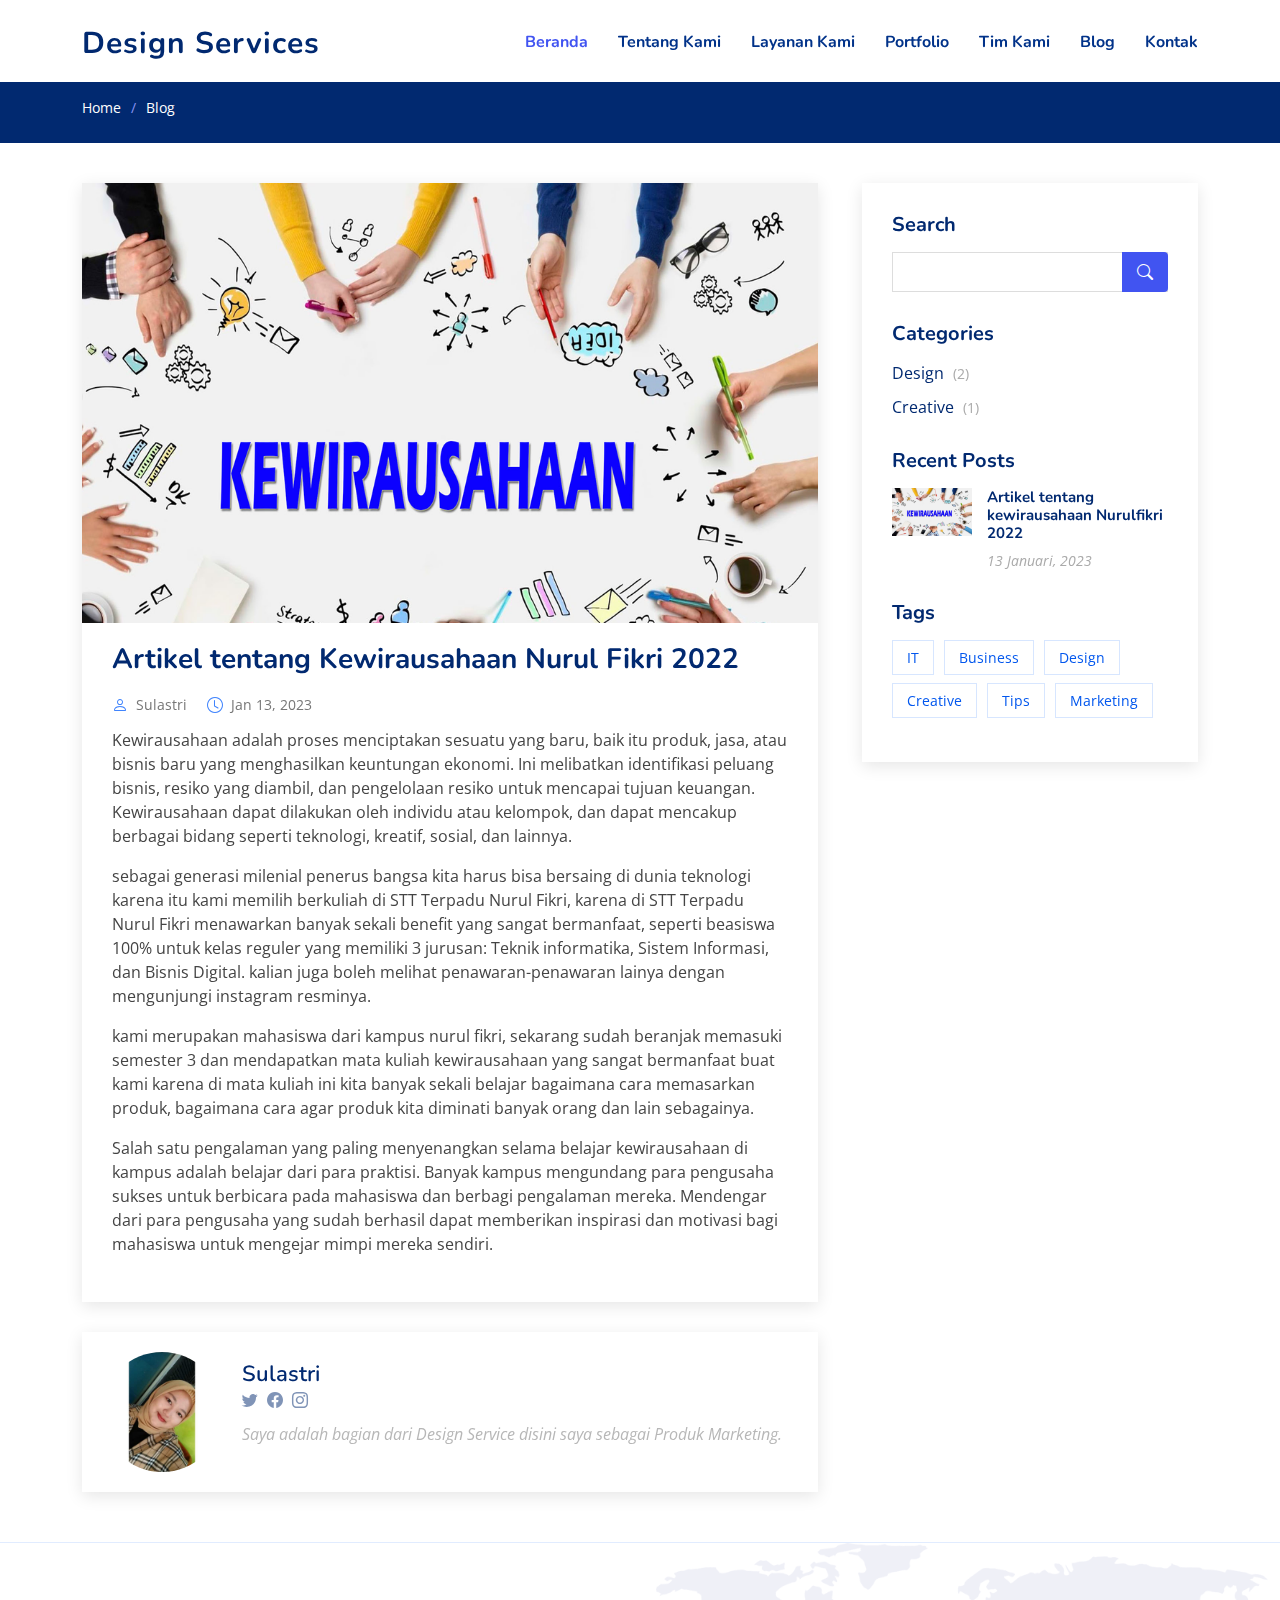
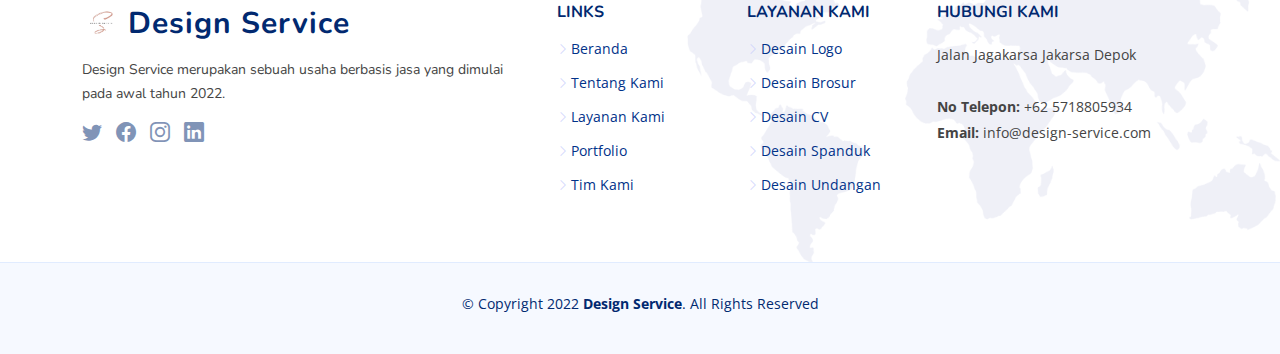
<file: blog-single.html>
<!DOCTYPE html>
<html lang="en">

<head>
  <meta charset="utf-8">
  <meta content="width=device-width, initial-scale=1.0" name="viewport">

  <title>Blog Single - FlexStart Bootstrap Template</title>
  <meta content="" name="description">
  <meta content="" name="keywords">

  <!-- Favicons -->
  <link href="assets/img/favicon.png" rel="icon">
  <link href="assets/img/apple-touch-icon.png" rel="apple-touch-icon">

  <!-- Google Fonts -->
  <link href="https://fonts.googleapis.com/css?family=Open+Sans:300,300i,400,400i,600,600i,700,700i|Nunito:300,300i,400,400i,600,600i,700,700i|Poppins:300,300i,400,400i,500,500i,600,600i,700,700i" rel="stylesheet">

  <!-- Vendor CSS Files -->
  <link href="assets/vendor/aos/aos.css" rel="stylesheet">
  <link href="assets/vendor/bootstrap/css/bootstrap.min.css" rel="stylesheet">
  <link href="assets/vendor/bootstrap-icons/bootstrap-icons.css" rel="stylesheet">
  <link href="assets/vendor/glightbox/css/glightbox.min.css" rel="stylesheet">
  <link href="assets/vendor/remixicon/remixicon.css" rel="stylesheet">
  <link href="assets/vendor/swiper/swiper-bundle.min.css" rel="stylesheet">

  <!-- Template Main CSS File -->
  <link href="assets/css/style.css" rel="stylesheet">

  <!-- =======================================================
  * Template Name: FlexStart - v1.9.0
  * Template URL: https://bootstrapmade.com/flexstart-bootstrap-startup-template/
  * Author: BootstrapMade.com
  * License: https://bootstrapmade.com/license/
  ======================================================== -->
</head>

<body>


    <!-- ======= Header ======= -->
  <header id="header" class="header fixed-top">
    <div class="container-fluid container-xl d-flex align-items-center justify-content-between">

      <a href="index.html" class="logo d-flex align-items-center">
        <!-- <img src="assets/img/Logo Design Service.jpg" alt=""> -->
        <span>Design Services</span>
      </a>

      <nav id="navbar" class="navbar">
        <ul>
          <li><a class="nav-link scrollto active" href="index.html">Beranda</a></li>
          <li><a class="nav-link scrollto" href="index.html">Tentang Kami</a></li>
          <li><a class="nav-link scrollto" href="index.html">Layanan Kami</a></li>
          <li><a class="nav-link scrollto" href="index.html">Portfolio</a></li>
          <li><a class="nav-link scrollto" href="index.html">Tim Kami</a></li>
          <li><a href="blog-single.html">Blog</a></li>
          <li><a class="nav-link scrollto" href="index.html">Kontak</a></li>
        </ul>
        <i class="bi bi-list mobile-nav-toggle"></i>
      </nav><!-- .navbar -->

    </div>
  </header><!-- End Header -->

  <main id="main">

    <!-- ======= Breadcrumbs ======= -->
    <section class="breadcrumbs">
      <div class="container">

        <ol>
          <li><a href="index.html">Home</a></li>
          <li><a href="blog.html">Blog</a></li>
        </ol>

      </div>
    </section><!-- End Breadcrumbs -->

    <!-- ======= Blog Single Section ======= -->
    <section id="blog" class="blog">
      <div class="container" data-aos="fade-up">

        <div class="row">

          <div class="col-lg-8 entries">

            <article class="entry entry-single">

              <div class="entry-img">
                <img src="assets/img/blog/blog.png" alt="" class="img-fluid">
              </div>

              <h2 class="entry-title">
                <a href="blog-single.html">Artikel tentang Kewirausahaan Nurul Fikri 2022</a>
              </h2>

              <div class="entry-meta">
                <ul>
                  <li class="d-flex align-items-center"><i class="bi bi-person"></i> <a href="blog-single.html">Sulastri</a></li>
                  <li class="d-flex align-items-center"><i class="bi bi-clock"></i> <a href="blog-single.html"><time datetime="2020-01-01">Jan 13, 2023</time></a></li>
                </ul>
              </div>

              <div class="entry-content">
                <p>
                  Kewirausahaan adalah proses menciptakan sesuatu yang baru, baik itu produk, jasa, atau bisnis baru yang menghasilkan keuntungan ekonomi. Ini melibatkan identifikasi peluang bisnis, resiko yang diambil, dan pengelolaan resiko untuk mencapai tujuan keuangan. Kewirausahaan dapat dilakukan oleh individu atau kelompok, dan dapat mencakup berbagai bidang seperti teknologi, kreatif, sosial, dan lainnya.
                </p>

                <p>
                 sebagai generasi milenial penerus bangsa kita harus bisa bersaing di dunia teknologi karena itu kami memilih berkuliah di STT Terpadu Nurul Fikri, karena di STT Terpadu Nurul Fikri menawarkan banyak sekali benefit yang sangat bermanfaat, seperti beasiswa 100% untuk kelas reguler yang memiliki 3 jurusan: Teknik informatika, Sistem Informasi, dan Bisnis Digital. kalian juga boleh melihat penawaran-penawaran lainya dengan mengunjungi instagram resminya.
                </p>


                <p>
                  kami merupakan mahasiswa dari kampus nurul fikri, sekarang sudah beranjak memasuki semester 3 dan mendapatkan mata kuliah kewirausahaan yang sangat bermanfaat buat kami karena di mata kuliah ini kita banyak sekali belajar bagaimana cara memasarkan produk, bagaimana cara agar produk kita diminati banyak orang dan lain sebagainya.
                </p>

                <p>
                  Salah satu pengalaman yang paling menyenangkan selama belajar kewirausahaan di kampus adalah belajar dari para praktisi. Banyak kampus mengundang para pengusaha sukses untuk berbicara pada mahasiswa dan berbagi pengalaman mereka. Mendengar dari para pengusaha yang sudah berhasil dapat memberikan inspirasi dan motivasi bagi mahasiswa untuk mengejar mimpi mereka sendiri.
                </p>


            </article><!-- End blog entry -->

            <div class="blog-author d-flex align-items-center">
              <img src="assets/img/team/1.jpeg " class="rounded-circle float-left" alt="">
              <div>
                <h4>Sulastri</h4>
                <div class="social-links">
                  <a href="https://twitters.com/#"><i class="bi bi-twitter"></i></a>
                  <a href="https://facebook.com/#"><i class="bi bi-facebook"></i></a>
                  <a href="https://instagram.com/#"><i class="biu bi-instagram"></i></a>
                </div>
                <p>
        Saya adalah bagian dari Design Service disini saya sebagai Produk Marketing.
                </p>
              </div>
            </div><!-- End blog author bio -->


          </div><!-- End blog entries list -->

          <div class="col-lg-4">

            <div class="sidebar">

              <h3 class="sidebar-title">Search</h3>
              <div class="sidebar-item search-form">
                <form action="">
                  <input type="text">
                  <button type="submit"><i class="bi bi-search"></i></button>
                </form>
              </div><!-- End sidebar search formn-->

              <h3 class="sidebar-title">Categories</h3>
              <div class="sidebar-item categories">
                <ul>
                  <li><a href="#">Design <span>(2)</span></a></li>
                  <li><a href="#">Creative <span>(1)</span></a></li>
                </ul>
              </div><!-- End sidebar categories-->

              <h3 class="sidebar-title">Recent Posts</h3>
              <div class="sidebar-item recent-posts">
                <div class="post-item clearfix">
                  <img src="assets/img/blog/blog.jpg" alt="">
                  <h4><a href="blog-single.html">Artikel tentang kewirausahaan Nurulfikri 2022</a></h4>
                  <time datetime="2020-01-01">13 Januari, 2023</time>
                </div>



              </div><!-- End sidebar recent posts-->

              <h3 class="sidebar-title">Tags</h3>
              <div class="sidebar-item tags">
                <ul>
                  <li><a href="#">IT</a></li>
                  <li><a href="#">Business</a></li>
                  <li><a href="#">Design</a></li>
                  <li><a href="#">Creative</a></li>
                  <li><a href="#">Tips</a></li>
                  <li><a href="#">Marketing</a></li>
                </ul>
              </div><!-- End sidebar tags-->

            </div><!-- End sidebar -->

          </div><!-- End blog sidebar -->

        </div>

      </div>
    </section><!-- End Blog Single Section -->

  </main><!-- End #main -->

  <!-- ======= Footer ======= -->
  <footer id="footer" class="footer">

    <div class="footer-top">
      <div class="container">
        <div class="row gy-4">
          <div class="col-lg-5 col-md-12 footer-info">
            <a href="index.html" class="logo d-flex align-items-center">
              <img src="assets/img/Logo Design Service.jpg" alt="">
              <span>Design Service</span>
            </a>
            <p>Design Service merupakan sebuah usaha berbasis jasa yang dimulai pada awal tahun 2022. </p>
            <div class="social-links mt-3">
              <a href="#" class="twitter"><i class="bi bi-twitter"></i></a>
              <a href="#" class="facebook"><i class="bi bi-facebook"></i></a>
              <a href="#" class="instagram"><i class="bi bi-instagram"></i></a>
              <a href="#" class="linkedin"><i class="bi bi-linkedin"></i></a>
            </div>
          </div>

          <div class="col-lg-2 col-6 footer-links">
            <h4>Links</h4>
            <ul>
              <li><i class="bi bi-chevron-right"></i> <a href="#">Beranda</a></li>
              <li><i class="bi bi-chevron-right"></i> <a href="#about">Tentang Kami</a></li>
              <li><i class="bi bi-chevron-right"></i> <a href="#">Layanan Kami</a></li>
              <li><i class="bi bi-chevron-right"></i> <a href="#">Portfolio</a></li>
              <li><i class="bi bi-chevron-right"></i> <a href="#">Tim Kami</a></li>
            </ul>
          </div>

          <div class="col-lg-2 col-6 footer-links">
            <h4>Layanan Kami</h4>
            <ul>
              <li><i class="bi bi-chevron-right"></i> <a href="#">Desain Logo</a></li>
              <li><i class="bi bi-chevron-right"></i> <a href="#">Desain Brosur</a></li>
              <li><i class="bi bi-chevron-right"></i> <a href="#">Desain CV</a></li>
              <li><i class="bi bi-chevron-right"></i> <a href="#">Desain Spanduk</a></li>
              <li><i class="bi bi-chevron-right"></i> <a href="#">Desain Undangan</a></li>
            </ul>
          </div>

          <div class="col-lg-3 col-md-12 footer-contact text-center text-md-start">
            <h4>Hubungi Kami</h4>
            <p>
             Jalan Jagakarsa Jakarsa Depok<br><br>
              <strong>No Telepon:</strong> +62 5718805934 <br>
              <strong>Email:</strong> info@design-service.com<br>
            </p>

          </div>

        </div>
      </div>
    </div>

    <div class="container">
      <div class="copyright">
        &copy; Copyright 2022 <strong><span>Design Service</span></strong>. All Rights Reserved
      </div>
      <div class="credits">
        <!-- All the links in the footer should remain intact. -->
        <!-- You can delete the links only if you purchased the pro version. -->
        <!-- Licensing information: https://bootstrapmade.com/license/ -->
        <!-- Purchase the pro version with working PHP/AJAX contact form: https://bootstrapmade.com/flexstart-bootstrap-startup-template/ -->
      </div>
    </div>
  </footer><!-- End Footer -->

  <a href="#" class="back-to-top d-flex align-items-center justify-content-center"><i class="bi bi-arrow-up-short"></i></a>

  <!-- Vendor JS Files -->
  <script src="assets/vendor/purecounter/purecounter.js"></script>
  <script src="assets/vendor/aos/aos.js"></script>
  <script src="assets/vendor/bootstrap/js/bootstrap.bundle.min.js"></script>
  <script src="assets/vendor/glightbox/js/glightbox.min.js"></script>
  <script src="assets/vendor/isotope-layout/isotope.pkgd.min.js"></script>
  <script src="assets/vendor/swiper/swiper-bundle.min.js"></script>
  <script src="assets/vendor/php-email-form/validate.js"></script>

  <!-- Template Main JS File -->
  <script src="assets/js/main.js"></script>

</body>

</html>
</file>
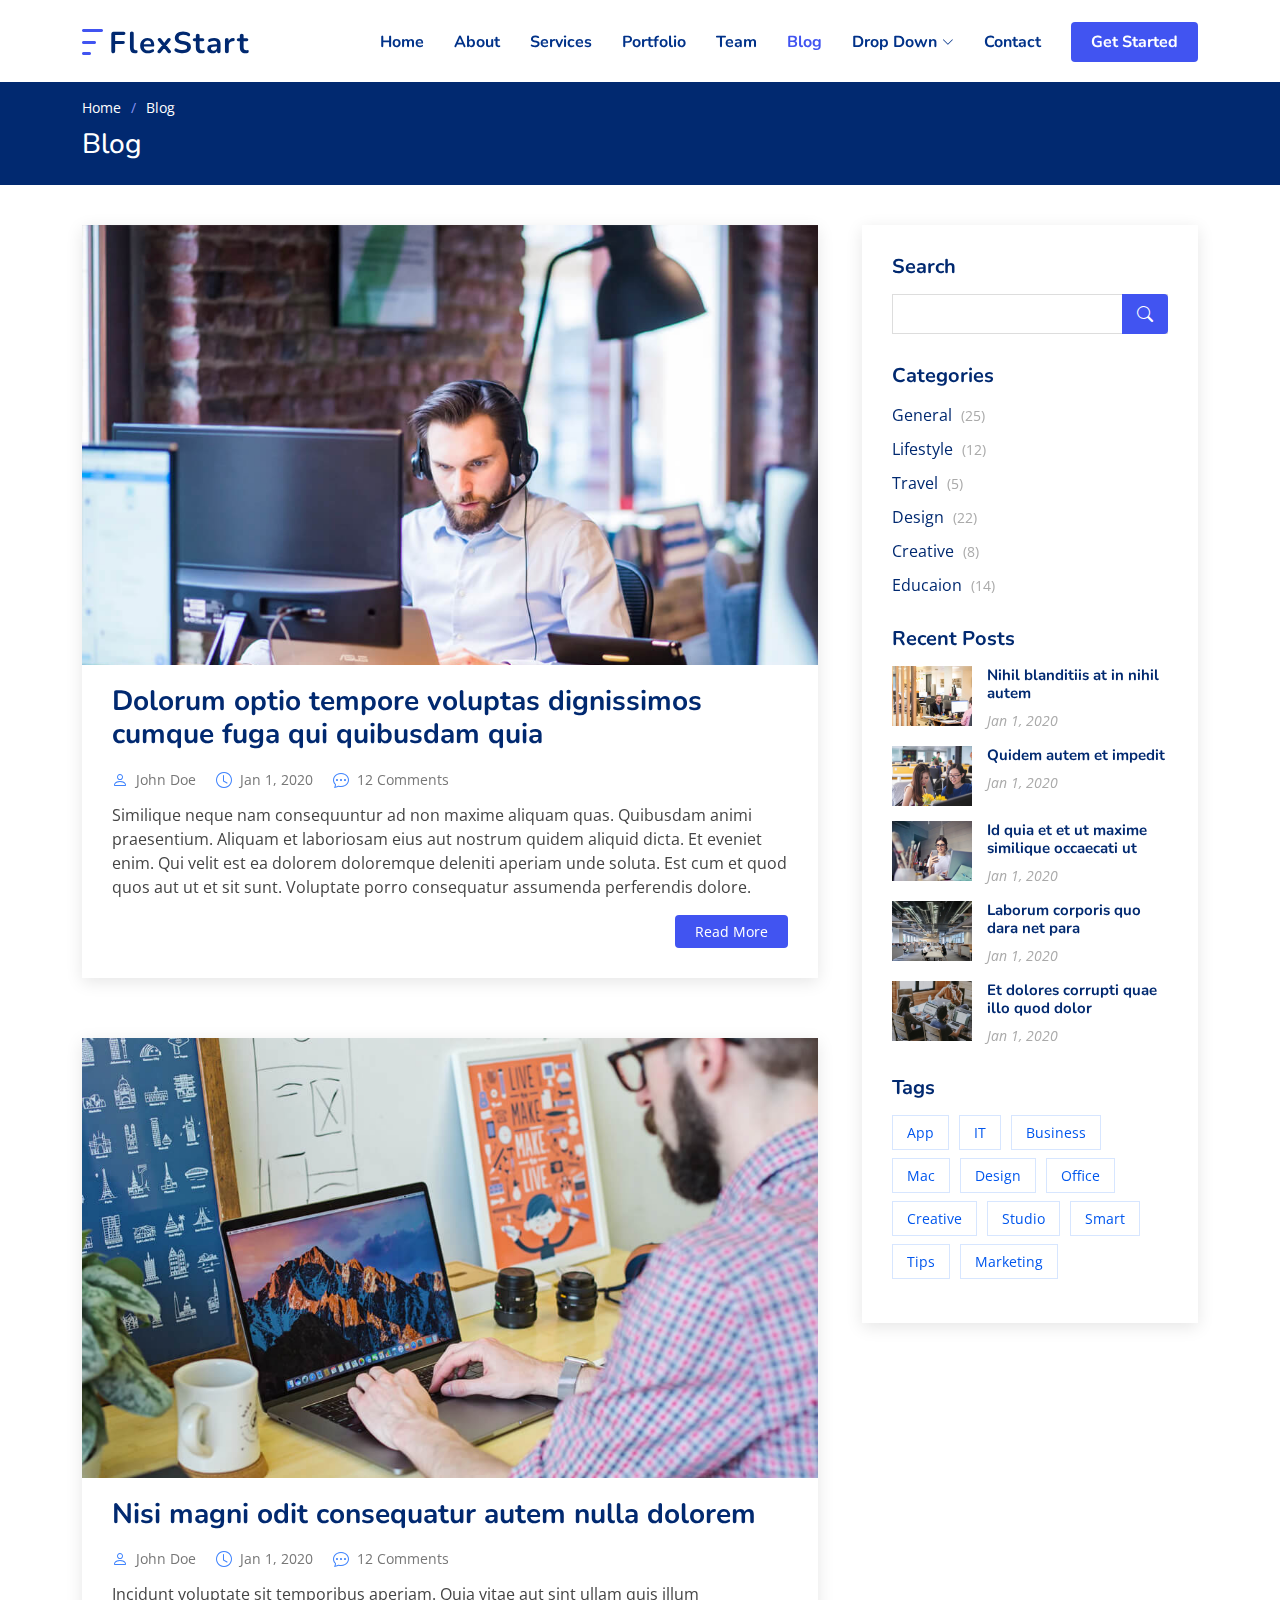
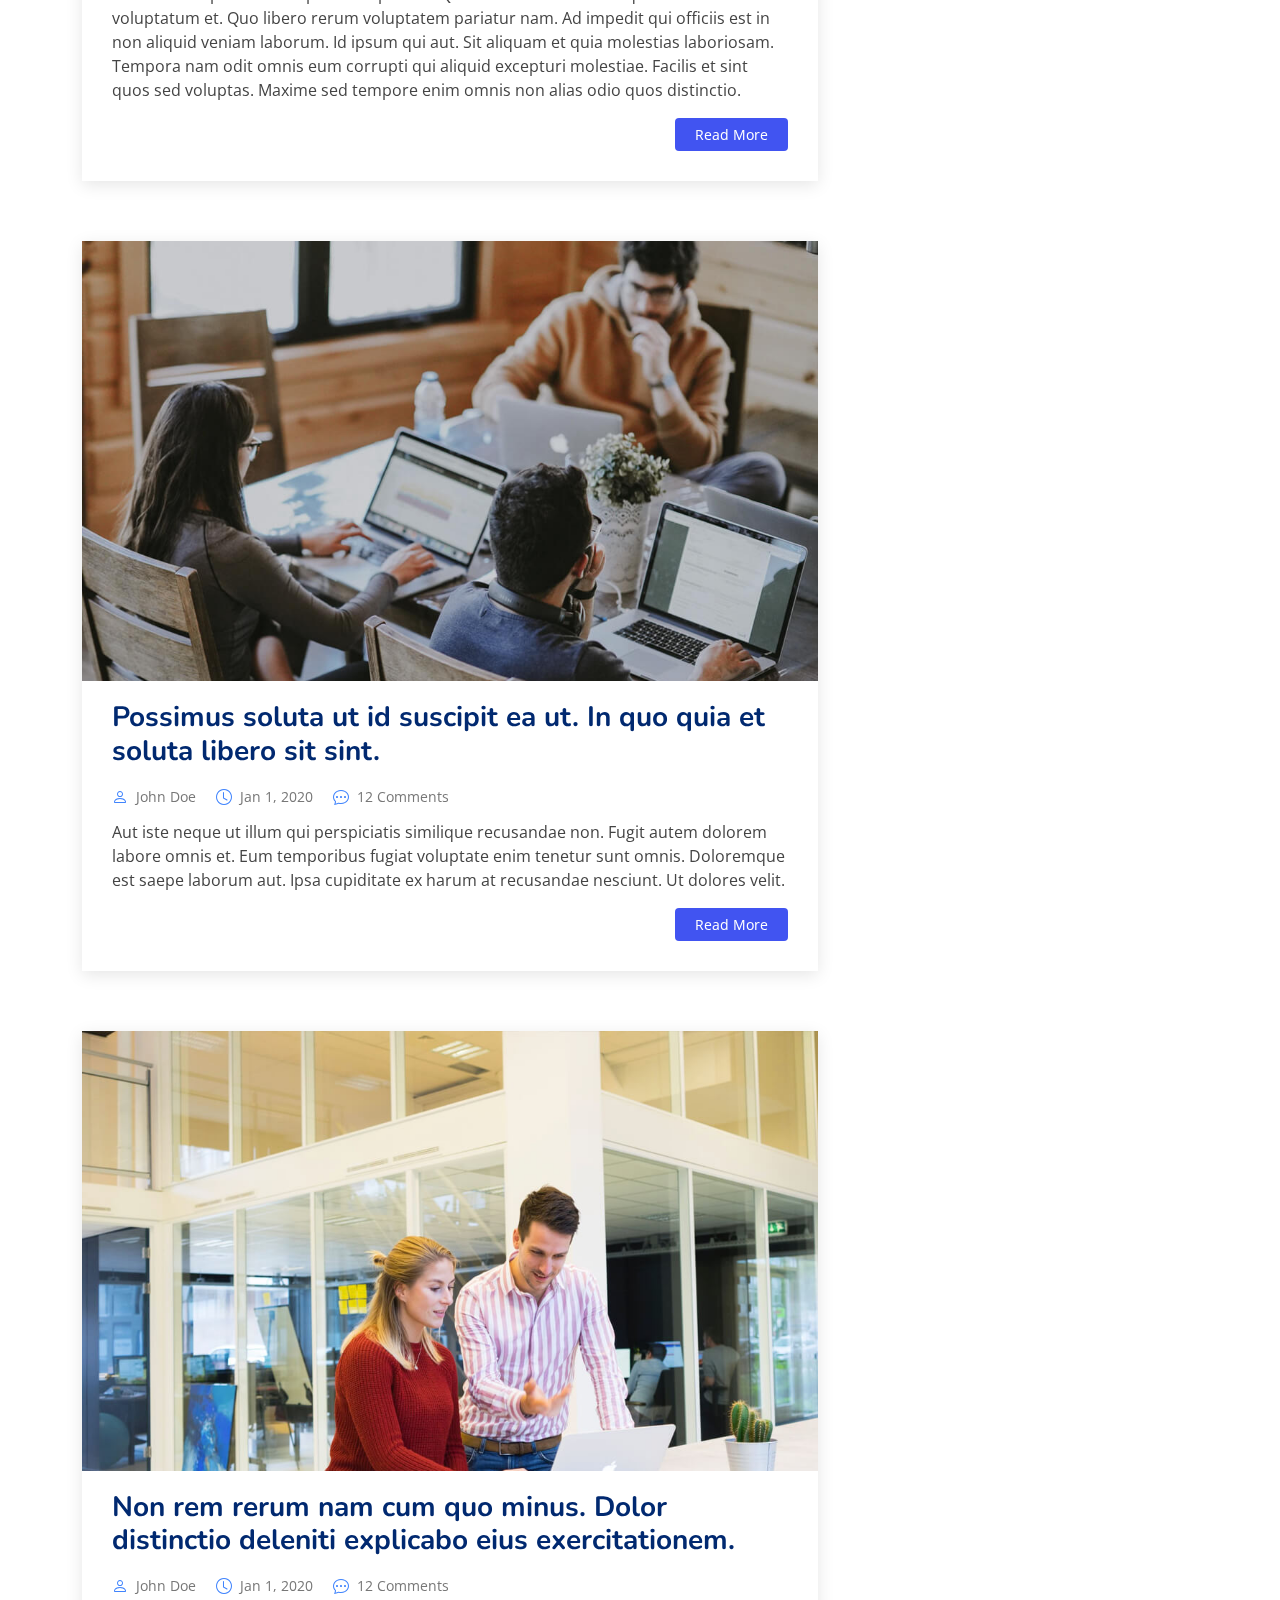
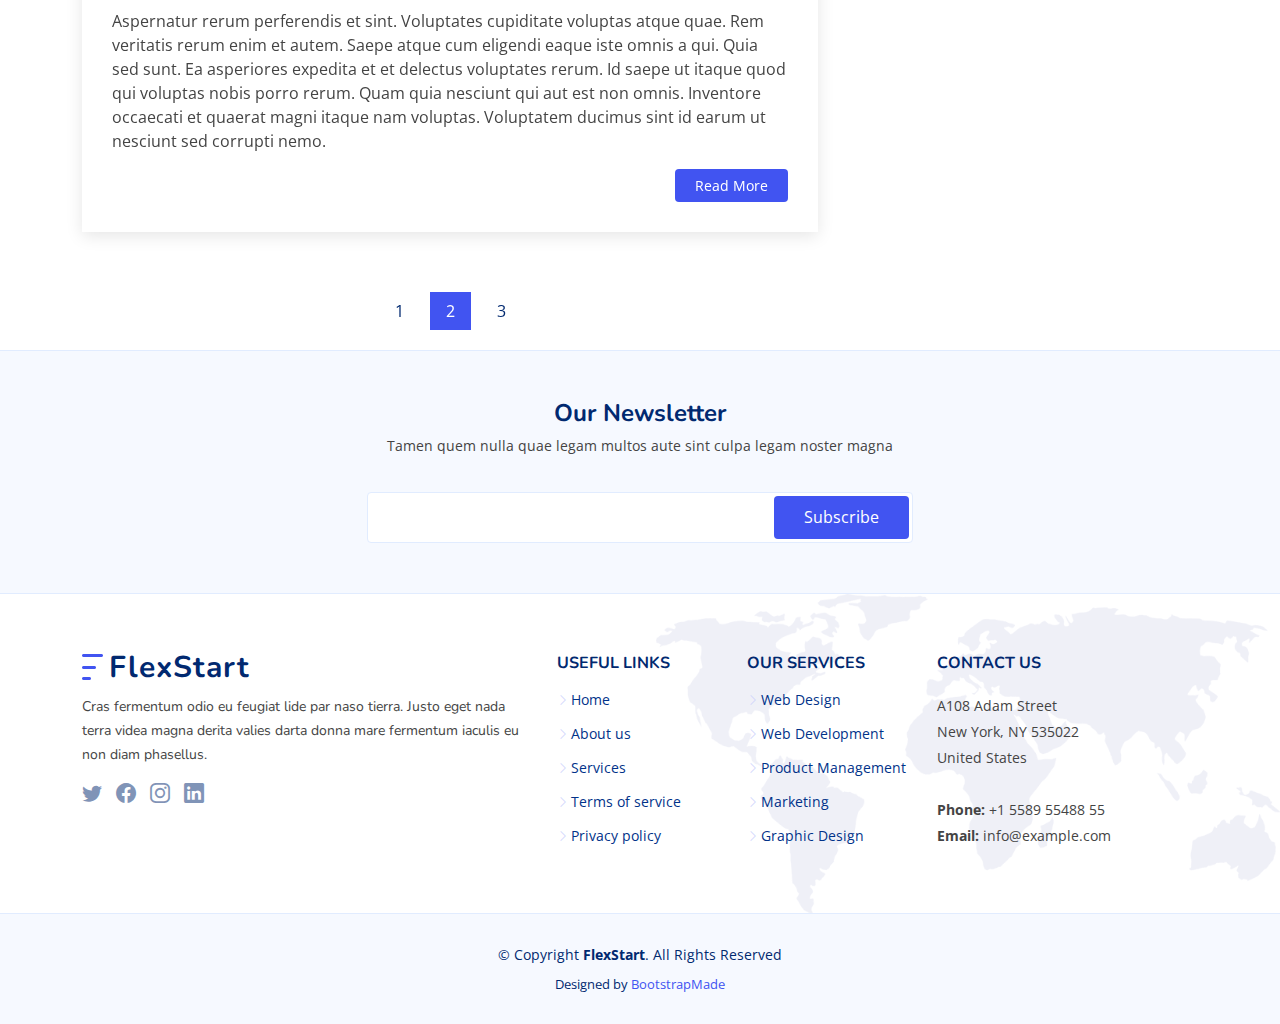
<file: blog.html>
<!DOCTYPE html>
<html lang="en">

<head>
  <meta charset="utf-8">
  <meta content="width=device-width, initial-scale=1.0" name="viewport">

  <title>Blog - FlexStart Bootstrap Template</title>
  <meta content="" name="description">
  <meta content="" name="keywords">

  <!-- Favicons -->
  <link href="assets/img/favicon.png" rel="icon">
  <link href="assets/img/apple-touch-icon.png" rel="apple-touch-icon">

  <!-- Google Fonts -->
  <link href="https://fonts.googleapis.com/css?family=Open+Sans:300,300i,400,400i,600,600i,700,700i|Nunito:300,300i,400,400i,600,600i,700,700i|Poppins:300,300i,400,400i,500,500i,600,600i,700,700i" rel="stylesheet">

  <!-- Vendor CSS Files -->
  <link href="assets/vendor/aos/aos.css" rel="stylesheet">
  <link href="assets/vendor/bootstrap/css/bootstrap.min.css" rel="stylesheet">
  <link href="assets/vendor/bootstrap-icons/bootstrap-icons.css" rel="stylesheet">
  <link href="assets/vendor/glightbox/css/glightbox.min.css" rel="stylesheet">
  <link href="assets/vendor/remixicon/remixicon.css" rel="stylesheet">
  <link href="assets/vendor/swiper/swiper-bundle.min.css" rel="stylesheet">

  <!-- Template Main CSS File -->
  <link href="assets/css/style.css" rel="stylesheet">

  <!-- =======================================================
  * Template Name: FlexStart - v1.9.0
  * Template URL: https://bootstrapmade.com/flexstart-bootstrap-startup-template/
  * Author: BootstrapMade.com
  * License: https://bootstrapmade.com/license/
  ======================================================== -->
</head>

<body>

  <!-- ======= Header ======= -->
  <header id="header" class="header fixed-top">
    <div class="container-fluid container-xl d-flex align-items-center justify-content-between">

      <a href="index.html" class="logo d-flex align-items-center">
        <img src="assets/img/logo.png" alt="">
        <span>FlexStart</span>
      </a>

      <nav id="navbar" class="navbar">
        <ul>
          <li><a class="nav-link scrollto " href="#hero">Home</a></li>
          <li><a class="nav-link scrollto" href="#about">About</a></li>
          <li><a class="nav-link scrollto" href="#services">Services</a></li>
          <li><a class="nav-link scrollto" href="#portfolio">Portfolio</a></li>
          <li><a class="nav-link scrollto" href="#team">Team</a></li>
          <li><a class="active" href="blog.html">Blog</a></li>
          <li class="dropdown"><a href="#"><span>Drop Down</span> <i class="bi bi-chevron-down"></i></a>
            <ul>
              <li><a href="#">Drop Down 1</a></li>
              <li class="dropdown"><a href="#"><span>Deep Drop Down</span> <i class="bi bi-chevron-right"></i></a>
                <ul>
                  <li><a href="#">Deep Drop Down 1</a></li>
                  <li><a href="#">Deep Drop Down 2</a></li>
                  <li><a href="#">Deep Drop Down 3</a></li>
                  <li><a href="#">Deep Drop Down 4</a></li>
                  <li><a href="#">Deep Drop Down 5</a></li>
                </ul>
              </li>
              <li><a href="#">Drop Down 2</a></li>
              <li><a href="#">Drop Down 3</a></li>
              <li><a href="#">Drop Down 4</a></li>
            </ul>
          </li>
          <li><a class="nav-link scrollto" href="#contact">Contact</a></li>
          <li><a class="getstarted scrollto" href="#about">Get Started</a></li>
        </ul>
        <i class="bi bi-list mobile-nav-toggle"></i>
      </nav><!-- .navbar -->

    </div>
  </header><!-- End Header -->

  <main id="main">

    <!-- ======= Breadcrumbs ======= -->
    <section class="breadcrumbs">
      <div class="container">

        <ol>
          <li><a href="index.html">Home</a></li>
          <li>Blog</li>
        </ol>
        <h2>Blog</h2>

      </div>
    </section><!-- End Breadcrumbs -->

    <!-- ======= Blog Section ======= -->
    <section id="blog" class="blog">
      <div class="container" data-aos="fade-up">

        <div class="row">

          <div class="col-lg-8 entries">

            <article class="entry">

              <div class="entry-img">
                <img src="assets/img/blog/blog-1.jpg" alt="" class="img-fluid">
              </div>

              <h2 class="entry-title">
                <a href="blog-single.html">Dolorum optio tempore voluptas dignissimos cumque fuga qui quibusdam quia</a>
              </h2>

              <div class="entry-meta">
                <ul>
                  <li class="d-flex align-items-center"><i class="bi bi-person"></i> <a href="blog-single.html">John Doe</a></li>
                  <li class="d-flex align-items-center"><i class="bi bi-clock"></i> <a href="blog-single.html"><time datetime="2020-01-01">Jan 1, 2020</time></a></li>
                  <li class="d-flex align-items-center"><i class="bi bi-chat-dots"></i> <a href="blog-single.html">12 Comments</a></li>
                </ul>
              </div>

              <div class="entry-content">
                <p>
                  Similique neque nam consequuntur ad non maxime aliquam quas. Quibusdam animi praesentium. Aliquam et laboriosam eius aut nostrum quidem aliquid dicta.
                  Et eveniet enim. Qui velit est ea dolorem doloremque deleniti aperiam unde soluta. Est cum et quod quos aut ut et sit sunt. Voluptate porro consequatur assumenda perferendis dolore.
                </p>
                <div class="read-more">
                  <a href="blog-single.html">Read More</a>
                </div>
              </div>

            </article><!-- End blog entry -->

            <article class="entry">

              <div class="entry-img">
                <img src="assets/img/blog/blog-2.jpg" alt="" class="img-fluid">
              </div>

              <h2 class="entry-title">
                <a href="blog-single.html">Nisi magni odit consequatur autem nulla dolorem</a>
              </h2>

              <div class="entry-meta">
                <ul>
                  <li class="d-flex align-items-center"><i class="bi bi-person"></i> <a href="blog-single.html">John Doe</a></li>
                  <li class="d-flex align-items-center"><i class="bi bi-clock"></i> <a href="blog-single.html"><time datetime="2020-01-01">Jan 1, 2020</time></a></li>
                  <li class="d-flex align-items-center"><i class="bi bi-chat-dots"></i> <a href="blog-single.html">12 Comments</a></li>
                </ul>
              </div>

              <div class="entry-content">
                <p>
                  Incidunt voluptate sit temporibus aperiam. Quia vitae aut sint ullam quis illum voluptatum et. Quo libero rerum voluptatem pariatur nam.
                  Ad impedit qui officiis est in non aliquid veniam laborum. Id ipsum qui aut. Sit aliquam et quia molestias laboriosam. Tempora nam odit omnis eum corrupti qui aliquid excepturi molestiae. Facilis et sint quos sed voluptas. Maxime sed tempore enim omnis non alias odio quos distinctio.
                </p>
                <div class="read-more">
                  <a href="blog-single.html">Read More</a>
                </div>
              </div>

            </article><!-- End blog entry -->

            <article class="entry">

              <div class="entry-img">
                <img src="assets/img/blog/blog-3.jpg" alt="" class="img-fluid">
              </div>

              <h2 class="entry-title">
                <a href="blog-single.html">Possimus soluta ut id suscipit ea ut. In quo quia et soluta libero sit sint.</a>
              </h2>

              <div class="entry-meta">
                <ul>
                  <li class="d-flex align-items-center"><i class="bi bi-person"></i> <a href="blog-single.html">John Doe</a></li>
                  <li class="d-flex align-items-center"><i class="bi bi-clock"></i> <a href="blog-single.html"><time datetime="2020-01-01">Jan 1, 2020</time></a></li>
                  <li class="d-flex align-items-center"><i class="bi bi-chat-dots"></i> <a href="blog-single.html">12 Comments</a></li>
                </ul>
              </div>

              <div class="entry-content">
                <p>
                  Aut iste neque ut illum qui perspiciatis similique recusandae non. Fugit autem dolorem labore omnis et. Eum temporibus fugiat voluptate enim tenetur sunt omnis.
                  Doloremque est saepe laborum aut. Ipsa cupiditate ex harum at recusandae nesciunt. Ut dolores velit.
                </p>
                <div class="read-more">
                  <a href="blog-single.html">Read More</a>
                </div>
              </div>

            </article><!-- End blog entry -->

            <article class="entry">

              <div class="entry-img">
                <img src="assets/img/blog/blog-4.jpg" alt="" class="img-fluid">
              </div>

              <h2 class="entry-title">
                <a href="blog-single.html">Non rem rerum nam cum quo minus. Dolor distinctio deleniti explicabo eius exercitationem.</a>
              </h2>

              <div class="entry-meta">
                <ul>
                  <li class="d-flex align-items-center"><i class="bi bi-person"></i> <a href="blog-single.html">John Doe</a></li>
                  <li class="d-flex align-items-center"><i class="bi bi-clock"></i> <a href="blog-single.html"><time datetime="2020-01-01">Jan 1, 2020</time></a></li>
                  <li class="d-flex align-items-center"><i class="bi bi-chat-dots"></i> <a href="blog-single.html">12 Comments</a></li>
                </ul>
              </div>

              <div class="entry-content">
                <p>
                  Aspernatur rerum perferendis et sint. Voluptates cupiditate voluptas atque quae. Rem veritatis rerum enim et autem. Saepe atque cum eligendi eaque iste omnis a qui.
                  Quia sed sunt. Ea asperiores expedita et et delectus voluptates rerum. Id saepe ut itaque quod qui voluptas nobis porro rerum. Quam quia nesciunt qui aut est non omnis. Inventore occaecati et quaerat magni itaque nam voluptas. Voluptatem ducimus sint id earum ut nesciunt sed corrupti nemo.
                </p>
                <div class="read-more">
                  <a href="blog-single.html">Read More</a>
                </div>
              </div>

            </article><!-- End blog entry -->

            <div class="blog-pagination">
              <ul class="justify-content-center">
                <li><a href="#">1</a></li>
                <li class="active"><a href="#">2</a></li>
                <li><a href="#">3</a></li>
              </ul>
            </div>

          </div><!-- End blog entries list -->

          <div class="col-lg-4">

            <div class="sidebar">

              <h3 class="sidebar-title">Search</h3>
              <div class="sidebar-item search-form">
                <form action="">
                  <input type="text">
                  <button type="submit"><i class="bi bi-search"></i></button>
                </form>
              </div><!-- End sidebar search formn-->

              <h3 class="sidebar-title">Categories</h3>
              <div class="sidebar-item categories">
                <ul>
                  <li><a href="#">General <span>(25)</span></a></li>
                  <li><a href="#">Lifestyle <span>(12)</span></a></li>
                  <li><a href="#">Travel <span>(5)</span></a></li>
                  <li><a href="#">Design <span>(22)</span></a></li>
                  <li><a href="#">Creative <span>(8)</span></a></li>
                  <li><a href="#">Educaion <span>(14)</span></a></li>
                </ul>
              </div><!-- End sidebar categories-->

              <h3 class="sidebar-title">Recent Posts</h3>
              <div class="sidebar-item recent-posts">
                <div class="post-item clearfix">
                  <img src="assets/img/blog/blog-recent-1.jpg" alt="">
                  <h4><a href="blog-single.html">Nihil blanditiis at in nihil autem</a></h4>
                  <time datetime="2020-01-01">Jan 1, 2020</time>
                </div>

                <div class="post-item clearfix">
                  <img src="assets/img/blog/blog-recent-2.jpg" alt="">
                  <h4><a href="blog-single.html">Quidem autem et impedit</a></h4>
                  <time datetime="2020-01-01">Jan 1, 2020</time>
                </div>

                <div class="post-item clearfix">
                  <img src="assets/img/blog/blog-recent-3.jpg" alt="">
                  <h4><a href="blog-single.html">Id quia et et ut maxime similique occaecati ut</a></h4>
                  <time datetime="2020-01-01">Jan 1, 2020</time>
                </div>

                <div class="post-item clearfix">
                  <img src="assets/img/blog/blog-recent-4.jpg" alt="">
                  <h4><a href="blog-single.html">Laborum corporis quo dara net para</a></h4>
                  <time datetime="2020-01-01">Jan 1, 2020</time>
                </div>

                <div class="post-item clearfix">
                  <img src="assets/img/blog/blog-recent-5.jpg" alt="">
                  <h4><a href="blog-single.html">Et dolores corrupti quae illo quod dolor</a></h4>
                  <time datetime="2020-01-01">Jan 1, 2020</time>
                </div>

              </div><!-- End sidebar recent posts-->

              <h3 class="sidebar-title">Tags</h3>
              <div class="sidebar-item tags">
                <ul>
                  <li><a href="#">App</a></li>
                  <li><a href="#">IT</a></li>
                  <li><a href="#">Business</a></li>
                  <li><a href="#">Mac</a></li>
                  <li><a href="#">Design</a></li>
                  <li><a href="#">Office</a></li>
                  <li><a href="#">Creative</a></li>
                  <li><a href="#">Studio</a></li>
                  <li><a href="#">Smart</a></li>
                  <li><a href="#">Tips</a></li>
                  <li><a href="#">Marketing</a></li>
                </ul>
              </div><!-- End sidebar tags-->

            </div><!-- End sidebar -->

          </div><!-- End blog sidebar -->

        </div>

      </div>
    </section><!-- End Blog Section -->

  </main><!-- End #main -->

  <!-- ======= Footer ======= -->
  <footer id="footer" class="footer">

    <div class="footer-newsletter">
      <div class="container">
        <div class="row justify-content-center">
          <div class="col-lg-12 text-center">
            <h4>Our Newsletter</h4>
            <p>Tamen quem nulla quae legam multos aute sint culpa legam noster magna</p>
          </div>
          <div class="col-lg-6">
            <form action="" method="post">
              <input type="email" name="email"><input type="submit" value="Subscribe">
            </form>
          </div>
        </div>
      </div>
    </div>

    <div class="footer-top">
      <div class="container">
        <div class="row gy-4">
          <div class="col-lg-5 col-md-12 footer-info">
            <a href="index.html" class="logo d-flex align-items-center">
              <img src="assets/img/logo.png" alt="">
              <span>FlexStart</span>
            </a>
            <p>Cras fermentum odio eu feugiat lide par naso tierra. Justo eget nada terra videa magna derita valies darta donna mare fermentum iaculis eu non diam phasellus.</p>
            <div class="social-links mt-3">
              <a href="#" class="twitter"><i class="bi bi-twitter"></i></a>
              <a href="#" class="facebook"><i class="bi bi-facebook"></i></a>
              <a href="#" class="instagram"><i class="bi bi-instagram"></i></a>
              <a href="#" class="linkedin"><i class="bi bi-linkedin"></i></a>
            </div>
          </div>

          <div class="col-lg-2 col-6 footer-links">
            <h4>Useful Links</h4>
            <ul>
              <li><i class="bi bi-chevron-right"></i> <a href="#">Home</a></li>
              <li><i class="bi bi-chevron-right"></i> <a href="#">About us</a></li>
              <li><i class="bi bi-chevron-right"></i> <a href="#">Services</a></li>
              <li><i class="bi bi-chevron-right"></i> <a href="#">Terms of service</a></li>
              <li><i class="bi bi-chevron-right"></i> <a href="#">Privacy policy</a></li>
            </ul>
          </div>

          <div class="col-lg-2 col-6 footer-links">
            <h4>Our Services</h4>
            <ul>
              <li><i class="bi bi-chevron-right"></i> <a href="#">Web Design</a></li>
              <li><i class="bi bi-chevron-right"></i> <a href="#">Web Development</a></li>
              <li><i class="bi bi-chevron-right"></i> <a href="#">Product Management</a></li>
              <li><i class="bi bi-chevron-right"></i> <a href="#">Marketing</a></li>
              <li><i class="bi bi-chevron-right"></i> <a href="#">Graphic Design</a></li>
            </ul>
          </div>

          <div class="col-lg-3 col-md-12 footer-contact text-center text-md-start">
            <h4>Contact Us</h4>
            <p>
              A108 Adam Street <br>
              New York, NY 535022<br>
              United States <br><br>
              <strong>Phone:</strong> +1 5589 55488 55<br>
              <strong>Email:</strong> info@example.com<br>
            </p>

          </div>

        </div>
      </div>
    </div>

    <div class="container">
      <div class="copyright">
        &copy; Copyright <strong><span>FlexStart</span></strong>. All Rights Reserved
      </div>
      <div class="credits">
        <!-- All the links in the footer should remain intact. -->
        <!-- You can delete the links only if you purchased the pro version. -->
        <!-- Licensing information: https://bootstrapmade.com/license/ -->
        <!-- Purchase the pro version with working PHP/AJAX contact form: https://bootstrapmade.com/flexstart-bootstrap-startup-template/ -->
        Designed by <a href="https://bootstrapmade.com/">BootstrapMade</a>
      </div>
    </div>
  </footer><!-- End Footer -->

  <a href="#" class="back-to-top d-flex align-items-center justify-content-center"><i class="bi bi-arrow-up-short"></i></a>

  <!-- Vendor JS Files -->
  <script src="assets/vendor/purecounter/purecounter.js"></script>
  <script src="assets/vendor/aos/aos.js"></script>
  <script src="assets/vendor/bootstrap/js/bootstrap.bundle.min.js"></script>
  <script src="assets/vendor/glightbox/js/glightbox.min.js"></script>
  <script src="assets/vendor/isotope-layout/isotope.pkgd.min.js"></script>
  <script src="assets/vendor/swiper/swiper-bundle.min.js"></script>
  <script src="assets/vendor/php-email-form/validate.js"></script>

  <!-- Template Main JS File -->
  <script src="assets/js/main.js"></script>

</body>

</html>
</file>
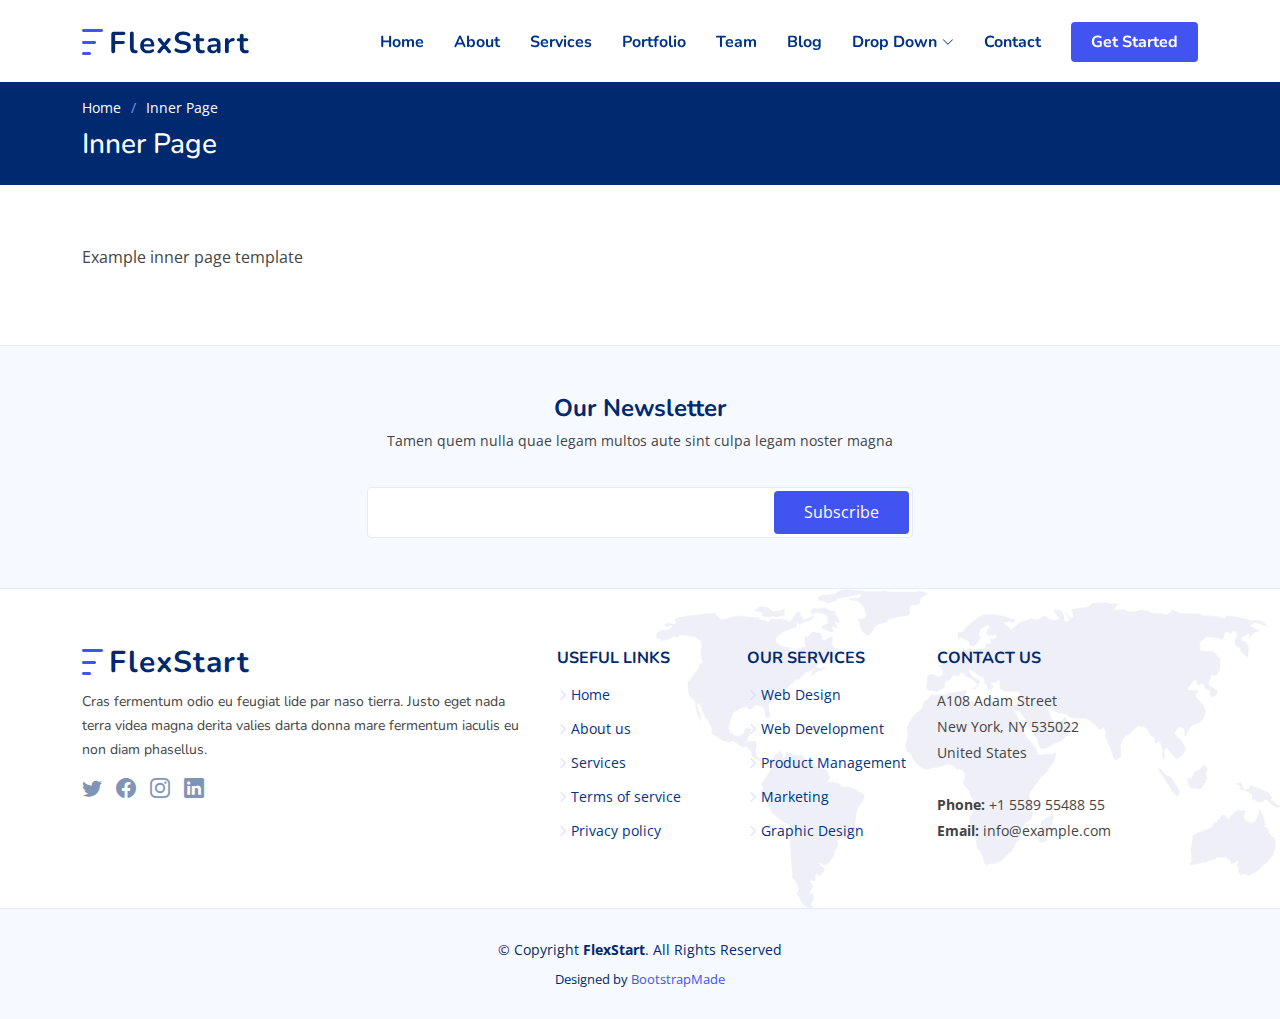
<file: inner-page.html>
<!DOCTYPE html>
<html lang="en">

<head>
  <meta charset="utf-8">
  <meta content="width=device-width, initial-scale=1.0" name="viewport">

  <title>Inner Page - FlexStart Bootstrap Template</title>
  <meta content="" name="description">
  <meta content="" name="keywords">

  <!-- Favicons -->
  <link href="assets/img/favicon.png" rel="icon">
  <link href="assets/img/apple-touch-icon.png" rel="apple-touch-icon">

  <!-- Google Fonts -->
  <link href="https://fonts.googleapis.com/css?family=Open+Sans:300,300i,400,400i,600,600i,700,700i|Nunito:300,300i,400,400i,600,600i,700,700i|Poppins:300,300i,400,400i,500,500i,600,600i,700,700i" rel="stylesheet">

  <!-- Vendor CSS Files -->
  <link href="assets/vendor/aos/aos.css" rel="stylesheet">
  <link href="assets/vendor/bootstrap/css/bootstrap.min.css" rel="stylesheet">
  <link href="assets/vendor/bootstrap-icons/bootstrap-icons.css" rel="stylesheet">
  <link href="assets/vendor/glightbox/css/glightbox.min.css" rel="stylesheet">
  <link href="assets/vendor/remixicon/remixicon.css" rel="stylesheet">
  <link href="assets/vendor/swiper/swiper-bundle.min.css" rel="stylesheet">

  <!-- Template Main CSS File -->
  <link href="assets/css/style.css" rel="stylesheet">

  <!-- =======================================================
  * Template Name: FlexStart - v1.9.0
  * Template URL: https://bootstrapmade.com/flexstart-bootstrap-startup-template/
  * Author: BootstrapMade.com
  * License: https://bootstrapmade.com/license/
  ======================================================== -->
</head>

<body>

  <!-- ======= Header ======= -->
  <header id="header" class="header fixed-top">
    <div class="container-fluid container-xl d-flex align-items-center justify-content-between">

      <a href="index.html" class="logo d-flex align-items-center">
        <img src="assets/img/logo.png" alt="">
        <span>FlexStart</span>
      </a>

      <nav id="navbar" class="navbar">
        <ul>
          <li><a class="nav-link scrollto " href="#hero">Home</a></li>
          <li><a class="nav-link scrollto" href="#about">About</a></li>
          <li><a class="nav-link scrollto" href="#services">Services</a></li>
          <li><a class="nav-link scrollto" href="#portfolio">Portfolio</a></li>
          <li><a class="nav-link scrollto" href="#team">Team</a></li>
          <li><a href="blog.html">Blog</a></li>
          <li class="dropdown"><a href="#"><span>Drop Down</span> <i class="bi bi-chevron-down"></i></a>
            <ul>
              <li><a href="#">Drop Down 1</a></li>
              <li class="dropdown"><a href="#"><span>Deep Drop Down</span> <i class="bi bi-chevron-right"></i></a>
                <ul>
                  <li><a href="#">Deep Drop Down 1</a></li>
                  <li><a href="#">Deep Drop Down 2</a></li>
                  <li><a href="#">Deep Drop Down 3</a></li>
                  <li><a href="#">Deep Drop Down 4</a></li>
                  <li><a href="#">Deep Drop Down 5</a></li>
                </ul>
              </li>
              <li><a href="#">Drop Down 2</a></li>
              <li><a href="#">Drop Down 3</a></li>
              <li><a href="#">Drop Down 4</a></li>
            </ul>
          </li>
          <li><a class="nav-link scrollto" href="#contact">Contact</a></li>
          <li><a class="getstarted scrollto" href="#about">Get Started</a></li>
        </ul>
        <i class="bi bi-list mobile-nav-toggle"></i>
      </nav><!-- .navbar -->

    </div>
  </header><!-- End Header -->

  <main id="main">

    <!-- ======= Breadcrumbs ======= -->
    <section class="breadcrumbs">
      <div class="container">

        <ol>
          <li><a href="index.html">Home</a></li>
          <li>Inner Page</li>
        </ol>
        <h2>Inner Page</h2>

      </div>
    </section><!-- End Breadcrumbs -->

    <section class="inner-page">
      <div class="container">
        <p>
          Example inner page template
        </p>
      </div>
    </section>

  </main><!-- End #main -->

  <!-- ======= Footer ======= -->
  <footer id="footer" class="footer">

    <div class="footer-newsletter">
      <div class="container">
        <div class="row justify-content-center">
          <div class="col-lg-12 text-center">
            <h4>Our Newsletter</h4>
            <p>Tamen quem nulla quae legam multos aute sint culpa legam noster magna</p>
          </div>
          <div class="col-lg-6">
            <form action="" method="post">
              <input type="email" name="email"><input type="submit" value="Subscribe">
            </form>
          </div>
        </div>
      </div>
    </div>

    <div class="footer-top">
      <div class="container">
        <div class="row gy-4">
          <div class="col-lg-5 col-md-12 footer-info">
            <a href="index.html" class="logo d-flex align-items-center">
              <img src="assets/img/logo.png" alt="">
              <span>FlexStart</span>
            </a>
            <p>Cras fermentum odio eu feugiat lide par naso tierra. Justo eget nada terra videa magna derita valies darta donna mare fermentum iaculis eu non diam phasellus.</p>
            <div class="social-links mt-3">
              <a href="#" class="twitter"><i class="bi bi-twitter"></i></a>
              <a href="#" class="facebook"><i class="bi bi-facebook"></i></a>
              <a href="#" class="instagram"><i class="bi bi-instagram"></i></a>
              <a href="#" class="linkedin"><i class="bi bi-linkedin"></i></a>
            </div>
          </div>

          <div class="col-lg-2 col-6 footer-links">
            <h4>Useful Links</h4>
            <ul>
              <li><i class="bi bi-chevron-right"></i> <a href="#">Home</a></li>
              <li><i class="bi bi-chevron-right"></i> <a href="#">About us</a></li>
              <li><i class="bi bi-chevron-right"></i> <a href="#">Services</a></li>
              <li><i class="bi bi-chevron-right"></i> <a href="#">Terms of service</a></li>
              <li><i class="bi bi-chevron-right"></i> <a href="#">Privacy policy</a></li>
            </ul>
          </div>

          <div class="col-lg-2 col-6 footer-links">
            <h4>Our Services</h4>
            <ul>
              <li><i class="bi bi-chevron-right"></i> <a href="#">Web Design</a></li>
              <li><i class="bi bi-chevron-right"></i> <a href="#">Web Development</a></li>
              <li><i class="bi bi-chevron-right"></i> <a href="#">Product Management</a></li>
              <li><i class="bi bi-chevron-right"></i> <a href="#">Marketing</a></li>
              <li><i class="bi bi-chevron-right"></i> <a href="#">Graphic Design</a></li>
            </ul>
          </div>

          <div class="col-lg-3 col-md-12 footer-contact text-center text-md-start">
            <h4>Contact Us</h4>
            <p>
              A108 Adam Street <br>
              New York, NY 535022<br>
              United States <br><br>
              <strong>Phone:</strong> +1 5589 55488 55<br>
              <strong>Email:</strong> info@example.com<br>
            </p>

          </div>

        </div>
      </div>
    </div>

    <div class="container">
      <div class="copyright">
        &copy; Copyright <strong><span>FlexStart</span></strong>. All Rights Reserved
      </div>
      <div class="credits">
        <!-- All the links in the footer should remain intact. -->
        <!-- You can delete the links only if you purchased the pro version. -->
        <!-- Licensing information: https://bootstrapmade.com/license/ -->
        <!-- Purchase the pro version with working PHP/AJAX contact form: https://bootstrapmade.com/flexstart-bootstrap-startup-template/ -->
        Designed by <a href="https://bootstrapmade.com/">BootstrapMade</a>
      </div>
    </div>
  </footer><!-- End Footer -->

  <a href="#" class="back-to-top d-flex align-items-center justify-content-center"><i class="bi bi-arrow-up-short"></i></a>

  <!-- Vendor JS Files -->
  <script src="assets/vendor/purecounter/purecounter.js"></script>
  <script src="assets/vendor/aos/aos.js"></script>
  <script src="assets/vendor/bootstrap/js/bootstrap.bundle.min.js"></script>
  <script src="assets/vendor/glightbox/js/glightbox.min.js"></script>
  <script src="assets/vendor/isotope-layout/isotope.pkgd.min.js"></script>
  <script src="assets/vendor/swiper/swiper-bundle.min.js"></script>
  <script src="assets/vendor/php-email-form/validate.js"></script>

  <!-- Template Main JS File -->
  <script src="assets/js/main.js"></script>

</body>

</html>
</file>
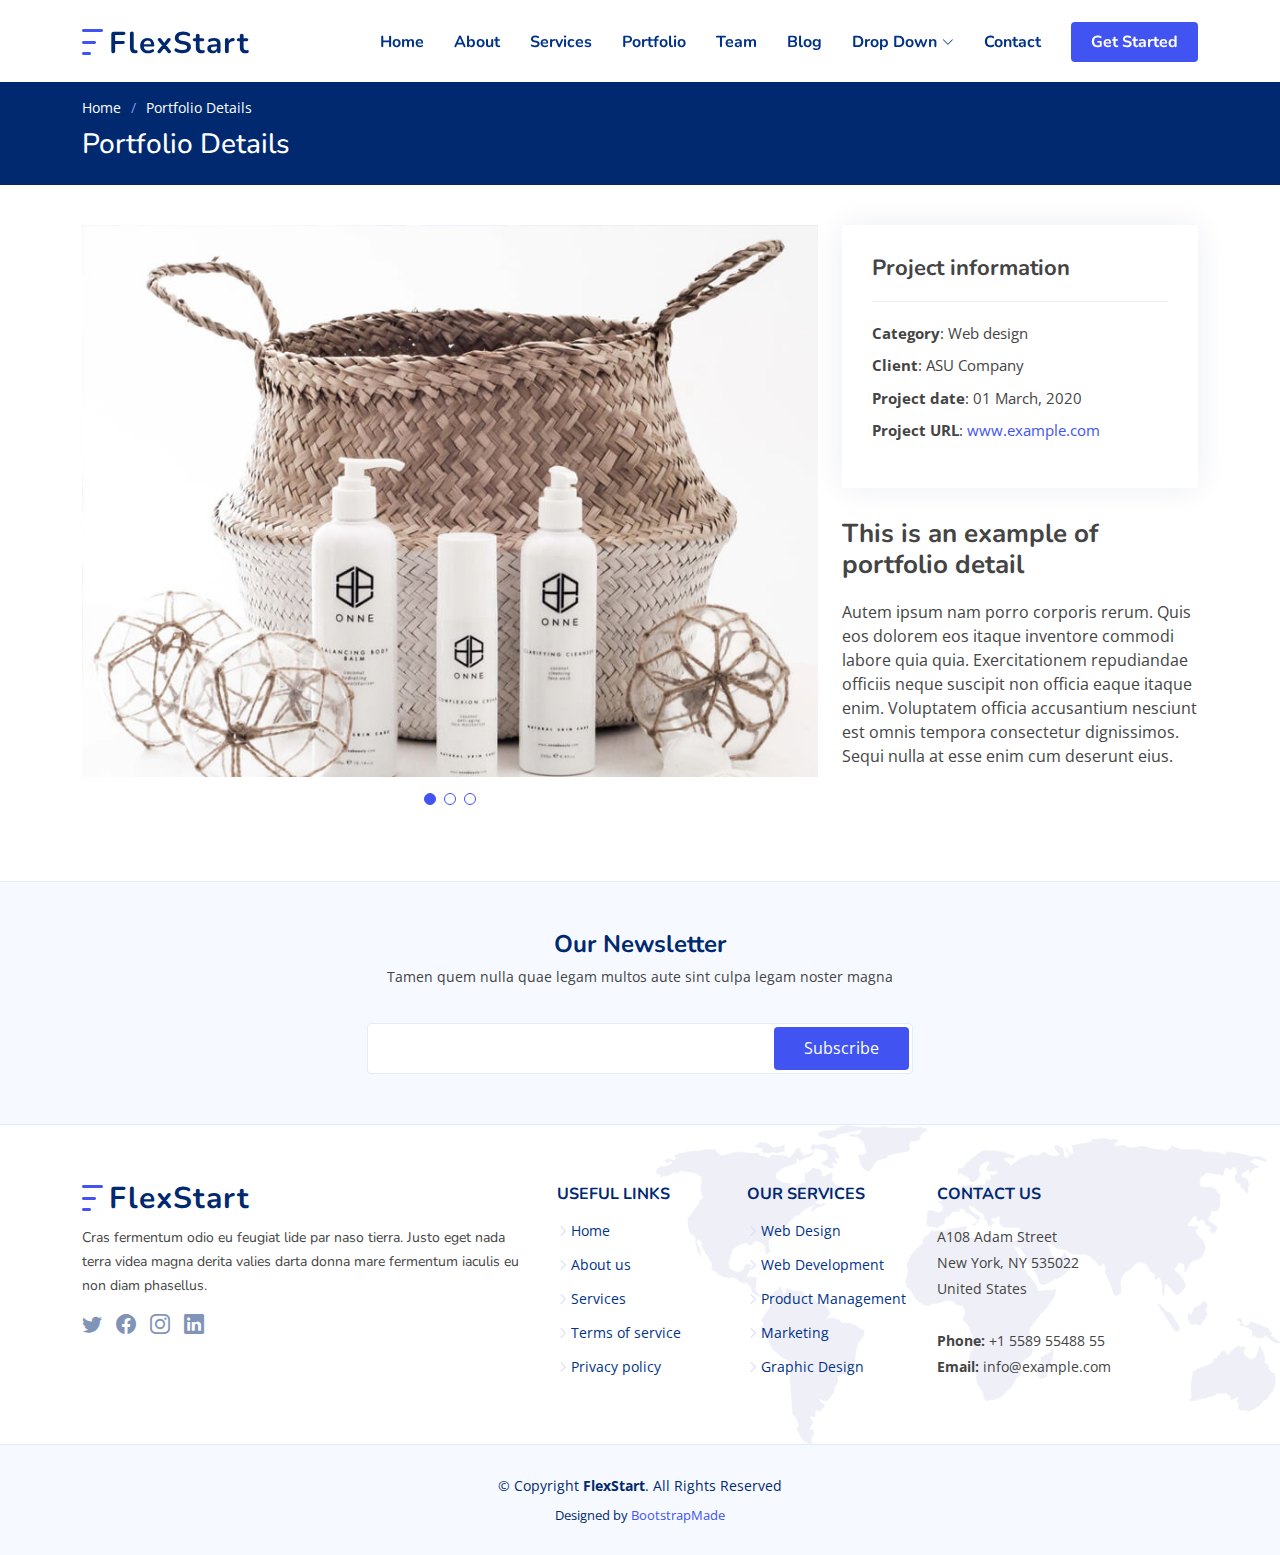
<file: portfolio-details.html>
<!DOCTYPE html>
<html lang="en">

<head>
  <meta charset="utf-8">
  <meta content="width=device-width, initial-scale=1.0" name="viewport">

  <title>Portfolio Details - FlexStart Bootstrap Template</title>
  <meta content="" name="description">
  <meta content="" name="keywords">

  <!-- Favicons -->
  <link href="assets/img/favicon.png" rel="icon">
  <link href="assets/img/apple-touch-icon.png" rel="apple-touch-icon">

  <!-- Google Fonts -->
  <link href="https://fonts.googleapis.com/css?family=Open+Sans:300,300i,400,400i,600,600i,700,700i|Nunito:300,300i,400,400i,600,600i,700,700i|Poppins:300,300i,400,400i,500,500i,600,600i,700,700i" rel="stylesheet">

  <!-- Vendor CSS Files -->
  <link href="assets/vendor/aos/aos.css" rel="stylesheet">
  <link href="assets/vendor/bootstrap/css/bootstrap.min.css" rel="stylesheet">
  <link href="assets/vendor/bootstrap-icons/bootstrap-icons.css" rel="stylesheet">
  <link href="assets/vendor/glightbox/css/glightbox.min.css" rel="stylesheet">
  <link href="assets/vendor/remixicon/remixicon.css" rel="stylesheet">
  <link href="assets/vendor/swiper/swiper-bundle.min.css" rel="stylesheet">

  <!-- Template Main CSS File -->
  <link href="assets/css/style.css" rel="stylesheet">

  <!-- =======================================================
  * Template Name: FlexStart - v1.9.0
  * Template URL: https://bootstrapmade.com/flexstart-bootstrap-startup-template/
  * Author: BootstrapMade.com
  * License: https://bootstrapmade.com/license/
  ======================================================== -->
</head>

<body>

  <!-- ======= Header ======= -->
  <header id="header" class="header fixed-top">
    <div class="container-fluid container-xl d-flex align-items-center justify-content-between">

      <a href="index.html" class="logo d-flex align-items-center">
        <img src="assets/img/logo.png" alt="">
        <span>FlexStart</span>
      </a>

      <nav id="navbar" class="navbar">
        <ul>
          <li><a class="nav-link scrollto " href="#hero">Home</a></li>
          <li><a class="nav-link scrollto" href="#about">About</a></li>
          <li><a class="nav-link scrollto" href="#services">Services</a></li>
          <li><a class="nav-link scrollto" href="#portfolio">Portfolio</a></li>
          <li><a class="nav-link scrollto" href="#team">Team</a></li>
          <li><a href="blog.html">Blog</a></li>
          <li class="dropdown"><a href="#"><span>Drop Down</span> <i class="bi bi-chevron-down"></i></a>
            <ul>
              <li><a href="#">Drop Down 1</a></li>
              <li class="dropdown"><a href="#"><span>Deep Drop Down</span> <i class="bi bi-chevron-right"></i></a>
                <ul>
                  <li><a href="#">Deep Drop Down 1</a></li>
                  <li><a href="#">Deep Drop Down 2</a></li>
                  <li><a href="#">Deep Drop Down 3</a></li>
                  <li><a href="#">Deep Drop Down 4</a></li>
                  <li><a href="#">Deep Drop Down 5</a></li>
                </ul>
              </li>
              <li><a href="#">Drop Down 2</a></li>
              <li><a href="#">Drop Down 3</a></li>
              <li><a href="#">Drop Down 4</a></li>
            </ul>
          </li>
          <li><a class="nav-link scrollto" href="#contact">Contact</a></li>
          <li><a class="getstarted scrollto" href="#about">Get Started</a></li>
        </ul>
        <i class="bi bi-list mobile-nav-toggle"></i>
      </nav><!-- .navbar -->

    </div>
  </header><!-- End Header -->

  <main id="main">

    <!-- ======= Breadcrumbs ======= -->
    <section class="breadcrumbs">
      <div class="container">

        <ol>
          <li><a href="index.html">Home</a></li>
          <li>Portfolio Details</li>
        </ol>
        <h2>Portfolio Details</h2>

      </div>
    </section><!-- End Breadcrumbs -->

    <!-- ======= Portfolio Details Section ======= -->
    <section id="portfolio-details" class="portfolio-details">
      <div class="container">

        <div class="row gy-4">

          <div class="col-lg-8">
            <div class="portfolio-details-slider swiper">
              <div class="swiper-wrapper align-items-center">

                <div class="swiper-slide">
                  <img src="assets/img/portfolio/portfolio-1.jpg" alt="">
                </div>

                <div class="swiper-slide">
                  <img src="assets/img/portfolio/portfolio-2.jpg" alt="">
                </div>

                <div class="swiper-slide">
                  <img src="assets/img/portfolio/portfolio-3.jpg" alt="">
                </div>

              </div>
              <div class="swiper-pagination"></div>
            </div>
          </div>

          <div class="col-lg-4">
            <div class="portfolio-info">
              <h3>Project information</h3>
              <ul>
                <li><strong>Category</strong>: Web design</li>
                <li><strong>Client</strong>: ASU Company</li>
                <li><strong>Project date</strong>: 01 March, 2020</li>
                <li><strong>Project URL</strong>: <a href="#">www.example.com</a></li>
              </ul>
            </div>
            <div class="portfolio-description">
              <h2>This is an example of portfolio detail</h2>
              <p>
                Autem ipsum nam porro corporis rerum. Quis eos dolorem eos itaque inventore commodi labore quia quia. Exercitationem repudiandae officiis neque suscipit non officia eaque itaque enim. Voluptatem officia accusantium nesciunt est omnis tempora consectetur dignissimos. Sequi nulla at esse enim cum deserunt eius.
              </p>
            </div>
          </div>

        </div>

      </div>
    </section><!-- End Portfolio Details Section -->

  </main><!-- End #main -->

  <!-- ======= Footer ======= -->
  <footer id="footer" class="footer">

    <div class="footer-newsletter">
      <div class="container">
        <div class="row justify-content-center">
          <div class="col-lg-12 text-center">
            <h4>Our Newsletter</h4>
            <p>Tamen quem nulla quae legam multos aute sint culpa legam noster magna</p>
          </div>
          <div class="col-lg-6">
            <form action="" method="post">
              <input type="email" name="email"><input type="submit" value="Subscribe">
            </form>
          </div>
        </div>
      </div>
    </div>

    <div class="footer-top">
      <div class="container">
        <div class="row gy-4">
          <div class="col-lg-5 col-md-12 footer-info">
            <a href="index.html" class="logo d-flex align-items-center">
              <img src="assets/img/logo.png" alt="">
              <span>FlexStart</span>
            </a>
            <p>Cras fermentum odio eu feugiat lide par naso tierra. Justo eget nada terra videa magna derita valies darta donna mare fermentum iaculis eu non diam phasellus.</p>
            <div class="social-links mt-3">
              <a href="#" class="twitter"><i class="bi bi-twitter"></i></a>
              <a href="#" class="facebook"><i class="bi bi-facebook"></i></a>
              <a href="#" class="instagram"><i class="bi bi-instagram"></i></a>
              <a href="#" class="linkedin"><i class="bi bi-linkedin"></i></a>
            </div>
          </div>

          <div class="col-lg-2 col-6 footer-links">
            <h4>Useful Links</h4>
            <ul>
              <li><i class="bi bi-chevron-right"></i> <a href="#">Home</a></li>
              <li><i class="bi bi-chevron-right"></i> <a href="#">About us</a></li>
              <li><i class="bi bi-chevron-right"></i> <a href="#">Services</a></li>
              <li><i class="bi bi-chevron-right"></i> <a href="#">Terms of service</a></li>
              <li><i class="bi bi-chevron-right"></i> <a href="#">Privacy policy</a></li>
            </ul>
          </div>

          <div class="col-lg-2 col-6 footer-links">
            <h4>Our Services</h4>
            <ul>
              <li><i class="bi bi-chevron-right"></i> <a href="#">Web Design</a></li>
              <li><i class="bi bi-chevron-right"></i> <a href="#">Web Development</a></li>
              <li><i class="bi bi-chevron-right"></i> <a href="#">Product Management</a></li>
              <li><i class="bi bi-chevron-right"></i> <a href="#">Marketing</a></li>
              <li><i class="bi bi-chevron-right"></i> <a href="#">Graphic Design</a></li>
            </ul>
          </div>

          <div class="col-lg-3 col-md-12 footer-contact text-center text-md-start">
            <h4>Contact Us</h4>
            <p>
              A108 Adam Street <br>
              New York, NY 535022<br>
              United States <br><br>
              <strong>Phone:</strong> +1 5589 55488 55<br>
              <strong>Email:</strong> info@example.com<br>
            </p>

          </div>

        </div>
      </div>
    </div>

    <div class="container">
      <div class="copyright">
        &copy; Copyright <strong><span>FlexStart</span></strong>. All Rights Reserved
      </div>
      <div class="credits">
        <!-- All the links in the footer should remain intact. -->
        <!-- You can delete the links only if you purchased the pro version. -->
        <!-- Licensing information: https://bootstrapmade.com/license/ -->
        <!-- Purchase the pro version with working PHP/AJAX contact form: https://bootstrapmade.com/flexstart-bootstrap-startup-template/ -->
        Designed by <a href="https://bootstrapmade.com/">BootstrapMade</a>
      </div>
    </div>
  </footer><!-- End Footer -->

  <a href="#" class="back-to-top d-flex align-items-center justify-content-center"><i class="bi bi-arrow-up-short"></i></a>

  <!-- Vendor JS Files -->
  <script src="assets/vendor/purecounter/purecounter.js"></script>
  <script src="assets/vendor/aos/aos.js"></script>
  <script src="assets/vendor/bootstrap/js/bootstrap.bundle.min.js"></script>
  <script src="assets/vendor/glightbox/js/glightbox.min.js"></script>
  <script src="assets/vendor/isotope-layout/isotope.pkgd.min.js"></script>
  <script src="assets/vendor/swiper/swiper-bundle.min.js"></script>
  <script src="assets/vendor/php-email-form/validate.js"></script>

  <!-- Template Main JS File -->
  <script src="assets/js/main.js"></script>

</body>

</html>
</file>
<file: assets/css/style.css>
/**
* Template Name: FlexStart - v1.9.0
* Template URL: https://bootstrapmade.com/flexstart-bootstrap-startup-template/
* Author: BootstrapMade.com
* License: https://bootstrapmade.com/license/
*/

/*--------------------------------------------------------------
# General
--------------------------------------------------------------*/
:root {
  scroll-behavior: smooth;
}

body {
  font-family: "Open Sans", sans-serif;
  color: #444444;
}

a {
  color: #4154f1;
  text-decoration: none;
}

a:hover {
  color: #717ff5;
  text-decoration: none;
}

h1, h2, h3, h4, h5, h6 {
  font-family: "Nunito", sans-serif;
}

/*--------------------------------------------------------------
# Sections
--------------------------------------------------------------*/
section {
  padding: 60px 0;
  overflow: hidden;
}

.section-header {
  text-align: center;
  padding-bottom: 40px;
}
.section-header h2 {
  font-size: 13px;
  letter-spacing: 1px;
  font-weight: 700;
  margin: 0;
  color: #4154f1;
  text-transform: uppercase;
}
.section-header p {
  margin: 10px 0 0 0;
  padding: 0;
  font-size: 38px;
  line-height: 42px;
  font-weight: 700;
  color: #012970;
}
@media (max-width: 768px) {
  .section-header p {
    font-size: 28px;
    line-height: 32px;
  }
}

/*--------------------------------------------------------------
# Breadcrumbs
--------------------------------------------------------------*/
.breadcrumbs {
  padding: 15px 0;
  background: #012970;
  min-height: 40px;
  margin-top: 82px;
  color: #fff;
}
@media (max-width: 992px) {
  .breadcrumbs {
    margin-top: 57px;
  }
}
.breadcrumbs h2 {
  font-size: 28px;
  font-weight: 500;
}
.breadcrumbs ol {
  display: flex;
  flex-wrap: wrap;
  list-style: none;
  padding: 0 0 10px 0;
  margin: 0;
  font-size: 14px;
}
.breadcrumbs ol a {
  color: #fff;
  transition: 0.3s;
}
.breadcrumbs ol a:hover {
  text-decoration: underline;
}
.breadcrumbs ol li + li {
  padding-left: 10px;
}
.breadcrumbs ol li + li::before {
  display: inline-block;
  padding-right: 10px;
  color: #8894f6;
  content: "/";
}

/*--------------------------------------------------------------
# Back to top button
--------------------------------------------------------------*/
.back-to-top {
  position: fixed;
  visibility: hidden;
  opacity: 0;
  right: 15px;
  bottom: 15px;
  z-index: 99999;
  background: #4154f1;
  width: 40px;
  height: 40px;
  border-radius: 4px;
  transition: all 0.4s;
}
.back-to-top i {
  font-size: 24px;
  color: #fff;
  line-height: 0;
}
.back-to-top:hover {
  background: #6776f4;
  color: #fff;
}
.back-to-top.active {
  visibility: visible;
  opacity: 1;
}

/*--------------------------------------------------------------
# Disable aos animation delay on mobile devices
--------------------------------------------------------------*/
@media screen and (max-width: 768px) {
  [data-aos-delay] {
    transition-delay: 0 !important;
  }
}
/*--------------------------------------------------------------
# Header
--------------------------------------------------------------*/
.header {
  transition: all 0.5s;
  z-index: 997;
  padding: 20px 0;
}
.header.header-scrolled {
  background: #fff;
  padding: 15px 0;
  box-shadow: 0px 2px 20px rgba(1, 41, 112, 0.1);
}
.header .logo {
  line-height: 0;
}
.header .logo img {
  max-height: 40px;
  margin-right: 6px;
}
.header .logo span {
  font-size: 30px;
  font-weight: 700;
  letter-spacing: 1px;
  color: #012970;
  font-family: "Nunito", sans-serif;
  margin-top: 3px;
}

/*--------------------------------------------------------------
# Navigation Menu
--------------------------------------------------------------*/
/**
* Desktop Navigation 
*/
.navbar {
  padding: 0;
}
.navbar ul {
  margin: 0;
  padding: 0;
  display: flex;
  list-style: none;
  align-items: center;
}
.navbar li {
  position: relative;
}
.navbar a, .navbar a:focus {
  display: flex;
  align-items: center;
  justify-content: space-between;
  padding: 10px 0 10px 30px;
  font-family: "Nunito", sans-serif;
  font-size: 16px;
  font-weight: 700;
  color: #013289;
  white-space: nowrap;
  transition: 0.3s;
}
.navbar a i, .navbar a:focus i {
  font-size: 12px;
  line-height: 0;
  margin-left: 5px;
}
.navbar a:hover, .navbar .active, .navbar .active:focus, .navbar li:hover > a {
  color: #4154f1;
}
.navbar .getstarted, .navbar .getstarted:focus {
  background: #4154f1;
  padding: 8px 20px;
  margin-left: 30px;
  border-radius: 4px;
  color: #fff;
}
.navbar .getstarted:hover, .navbar .getstarted:focus:hover {
  color: #fff;
  background: #5969f3;
}
.navbar .dropdown ul {
  display: block;
  position: absolute;
  left: 14px;
  top: calc(100% + 30px);
  margin: 0;
  padding: 10px 0;
  z-index: 99;
  opacity: 0;
  visibility: hidden;
  background: #fff;
  box-shadow: 0px 0px 30px rgba(127, 137, 161, 0.25);
  transition: 0.3s;
  border-radius: 4px;
}
.navbar .dropdown ul li {
  min-width: 200px;
}
.navbar .dropdown ul a {
  padding: 10px 20px;
  font-size: 15px;
  text-transform: none;
  font-weight: 600;
}
.navbar .dropdown ul a i {
  font-size: 12px;
}
.navbar .dropdown ul a:hover, .navbar .dropdown ul .active:hover, .navbar .dropdown ul li:hover > a {
  color: #4154f1;
}
.navbar .dropdown:hover > ul {
  opacity: 1;
  top: 100%;
  visibility: visible;
}
.navbar .dropdown .dropdown ul {
  top: 0;
  left: calc(100% - 30px);
  visibility: hidden;
}
.navbar .dropdown .dropdown:hover > ul {
  opacity: 1;
  top: 0;
  left: 100%;
  visibility: visible;
}
@media (max-width: 1366px) {
  .navbar .dropdown .dropdown ul {
    left: -90%;
  }
  .navbar .dropdown .dropdown:hover > ul {
    left: -100%;
  }
}

/**
* Mobile Navigation 
*/
.mobile-nav-toggle {
  color: #012970;
  font-size: 28px;
  cursor: pointer;
  display: none;
  line-height: 0;
  transition: 0.5s;
}
.mobile-nav-toggle.bi-x {
  color: #fff;
}

@media (max-width: 991px) {
  .mobile-nav-toggle {
    display: block;
  }

  .navbar ul {
    display: none;
  }
}
.navbar-mobile {
  position: fixed;
  overflow: hidden;
  top: 0;
  right: 0;
  left: 0;
  bottom: 0;
  background: rgba(1, 22, 61, 0.9);
  transition: 0.3s;
}
.navbar-mobile .mobile-nav-toggle {
  position: absolute;
  top: 15px;
  right: 15px;
}
.navbar-mobile ul {
  display: block;
  position: absolute;
  top: 55px;
  right: 15px;
  bottom: 15px;
  left: 15px;
  padding: 10px 0;
  border-radius: 10px;
  background-color: #fff;
  overflow-y: auto;
  transition: 0.3s;
}
.navbar-mobile a, .navbar-mobile a:focus {
  padding: 10px 20px;
  font-size: 15px;
  color: #012970;
}
.navbar-mobile a:hover, .navbar-mobile .active, .navbar-mobile li:hover > a {
  color: #4154f1;
}
.navbar-mobile .getstarted, .navbar-mobile .getstarted:focus {
  margin: 15px;
}
.navbar-mobile .dropdown ul {
  position: static;
  display: none;
  margin: 10px 20px;
  padding: 10px 0;
  z-index: 99;
  opacity: 1;
  visibility: visible;
  background: #fff;
  box-shadow: 0px 0px 30px rgba(127, 137, 161, 0.25);
}
.navbar-mobile .dropdown ul li {
  min-width: 200px;
}
.navbar-mobile .dropdown ul a {
  padding: 10px 20px;
}
.navbar-mobile .dropdown ul a i {
  font-size: 12px;
}
.navbar-mobile .dropdown ul a:hover, .navbar-mobile .dropdown ul .active:hover, .navbar-mobile .dropdown ul li:hover > a {
  color: #4154f1;
}
.navbar-mobile .dropdown > .dropdown-active {
  display: block;
}

/*--------------------------------------------------------------
# Hero Section
--------------------------------------------------------------*/
.hero {
  width: 100%;
  height: 100vh;
  background: url(../img/hero-bg.png) top center no-repeat;
  background-size: cover;
}
.hero h1 {
  margin: 0;
  font-size: 48px;
  font-weight: 700;
  color: #012970;
}
.hero h2 {
  color: #444444;
  margin: 15px 0 0 0;
  font-size: 26px;
}
.hero .btn-get-started {
  margin-top: 30px;
  line-height: 0;
  padding: 15px 40px;
  border-radius: 4px;
  transition: 0.5s;
  color: #fff;
  background: #4154f1;
  box-shadow: 0px 5px 30px rgba(65, 84, 241, 0.4);
}
.hero .btn-get-started span {
  font-family: "Nunito", sans-serif;
  font-weight: 600;
  font-size: 16px;
  letter-spacing: 1px;
}
.hero .btn-get-started i {
  margin-left: 5px;
  font-size: 18px;
  transition: 0.3s;
}
.hero .btn-get-started:hover i {
  transform: translateX(5px);
}
.hero .hero-img {
  text-align: right;
  margin-top: 60px;
}
@media (min-width: 1024px) {
  .hero {
    background-attachment: fixed;
  }
}
@media (max-width: 991px) {
  .hero {
    height: auto;
    padding: 120px 0 60px 0;
  }
  .hero .hero-img {
    text-align: center;
    margin-top: 80px;
  }
  .hero .hero-img img {
    width: 80%;
  }
}
@media (max-width: 768px) {
  .hero {
    text-align: center;
  }
  .hero h1 {
    font-size: 32px;
  }
  .hero h2 {
    font-size: 24px;
  }
  .hero .hero-img img {
    width: 100%;
  }
}

/*--------------------------------------------------------------
# Index Page
--------------------------------------------------------------*/
/*--------------------------------------------------------------
# About
--------------------------------------------------------------*/
.about .content {
  background-color: #f6f9ff;
  padding: 40px;
}
.about h3 {
  font-size: 14px;
  font-weight: 700;
  color: #4154f1;
  text-transform: uppercase;
}
.about h2 {
  font-size: 24px;
  font-weight: 700;
  color: #012970;
}
.about p {
  margin: 15px 0 30px 0;
  line-height: 24px;
}
.about .btn-read-more {
  line-height: 0;
  padding: 15px 40px;
  border-radius: 4px;
  transition: 0.5s;
  color: #fff;
  background: #4154f1;
  box-shadow: 0px 5px 25px rgba(65, 84, 241, 0.3);
}
.about .btn-read-more span {
  font-family: "Nunito", sans-serif;
  font-weight: 600;
  font-size: 16px;
  letter-spacing: 1px;
}
.about .btn-read-more i {
  margin-left: 5px;
  font-size: 18px;
  transition: 0.3s;
}
.about .btn-read-more:hover i {
  transform: translateX(5px);
}

/*--------------------------------------------------------------
# Values
--------------------------------------------------------------*/
.values .box {
  padding: 30px;
  box-shadow: 0px 0 5px rgba(1, 41, 112, 0.08);
  text-align: center;
  transition: 0.3s;
  height: 100%;
}
.values .box img {
  padding: 30px 50px;
  transition: 0.5s;
  transform: scale(1.3);
}
.values .box h3 {
  font-size: 24px;
  color: #012970;
  font-weight: 700;
  margin-bottom: 18px;
}
.values .box:hover {
  box-shadow: 0px 0 30px rgba(1, 41, 112, 0.08);
}
.values .box:hover img {
  transform: scale(1);
}

/*--------------------------------------------------------------
# Counts
--------------------------------------------------------------*/
.counts {
  padding: 70px 0 60px;
}
.counts .count-box {
  display: flex;
  align-items: center;
  padding: 30px;
  width: 100%;
  background: #fff;
  box-shadow: 0px 0 30px rgba(1, 41, 112, 0.08);
}
.counts .count-box i {
  font-size: 42px;
  line-height: 0;
  margin-right: 20px;
  color: #4154f1;
}
.counts .count-box span {
  font-size: 36px;
  display: block;
  font-weight: 600;
  color: #0b198f;
}
.counts .count-box p {
  padding: 0;
  margin: 0;
  font-family: "Nunito", sans-serif;
  font-size: 14px;
}

/*--------------------------------------------------------------
# Features
--------------------------------------------------------------*/
.features .feature-box {
  padding: 24px 20px;
  box-shadow: 0px 0 30px rgba(1, 41, 112, 0.08);
  transition: 0.3s;
  height: 100%;
}
.features .feature-box h3 {
  font-size: 18px;
  color: #012970;
  font-weight: 700;
  margin: 0;
}
.features .feature-box i {
  line-height: 0;
  background: #ecf3ff;
  padding: 4px;
  margin-right: 10px;
  font-size: 24px;
  border-radius: 3px;
  transition: 0.3s;
}
.features .feature-box:hover i {
  background: #4154f1;
  color: #fff;
}
.features .feture-tabs {
  margin-top: 120px;
}
.features .feture-tabs h3 {
  color: #012970;
  font-weight: 700;
  font-size: 32px;
  margin-bottom: 10px;
}
@media (max-width: 768px) {
  .features .feture-tabs h3 {
    font-size: 28px;
  }
}
.features .feture-tabs .nav-pills {
  border-bottom: 1px solid #eee;
}
.features .feture-tabs .nav-link {
  background: none;
  text-transform: uppercase;
  font-size: 15px;
  font-weight: 600;
  color: #012970;
  padding: 12px 0;
  margin-right: 25px;
  margin-bottom: -2px;
  border-radius: 0;
}
.features .feture-tabs .nav-link.active {
  color: #4154f1;
  border-bottom: 3px solid #4154f1;
}
.features .feture-tabs .tab-content h4 {
  font-size: 18px;
  margin: 0;
  font-weight: 700;
  color: #012970;
}
.features .feture-tabs .tab-content i {
  font-size: 24px;
  line-height: 0;
  margin-right: 8px;
  color: #4154f1;
}
.features .feature-icons {
  margin-top: 120px;
}
.features .feature-icons h3 {
  color: #012970;
  font-weight: 700;
  font-size: 32px;
  margin-bottom: 20px;
  text-align: center;
}
@media (max-width: 768px) {
  .features .feature-icons h3 {
    font-size: 28px;
  }
}
.features .feature-icons .content .icon-box {
  display: flex;
}
.features .feature-icons .content .icon-box h4 {
  font-size: 20px;
  font-weight: 700;
  margin: 0 0 10px 0;
  color: #012970;
}
.features .feature-icons .content .icon-box i {
  font-size: 44px;
  line-height: 44px;
  color: #0245bc;
  margin-right: 15px;
}
.features .feature-icons .content .icon-box p {
  font-size: 15px;
  color: #848484;
}

/*--------------------------------------------------------------
# Services
--------------------------------------------------------------*/
.services .service-box {
  box-shadow: 0px 0 30px rgba(1, 41, 112, 0.08);
  height: 100%;
  padding: 60px 30px;
  text-align: center;
  transition: 0.3s;
  border-radius: 5px;
}
.services .service-box .icon {
  font-size: 36px;
  padding: 40px 20px;
  border-radius: 4px;
  position: relative;
  margin-bottom: 25px;
  display: inline-block;
  line-height: 0;
  transition: 0.3s;
}
.services .service-box h3 {
  color: #444444;
  font-weight: 700;
}
.services .service-box .read-more {
  display: inline-flex;
  align-items: center;
  justify-content: center;
  font-weight: 600;
  font-size: 16px;
  padding: 8px 20px;
}
.services .service-box .read-more i {
  line-height: 0;
  margin-left: 5px;
  font-size: 18px;
}
.services .service-box.blue {
  border-bottom: 3px solid #2db6fa;
}
.services .service-box.blue .icon {
  color: #2db6fa;
  background: #dbf3fe;
}
.services .service-box.blue .read-more {
  color: #2db6fa;
}
.services .service-box.blue:hover {
  background: #2db6fa;
}
.services .service-box.orange {
  border-bottom: 3px solid #f68c09;
}
.services .service-box.orange .icon {
  color: #f68c09;
  background: #fde3c4;
}
.services .service-box.orange .read-more {
  color: #f68c09;
}
.services .service-box.orange:hover {
  background: #f68c09;
}
.services .service-box.green {
  border-bottom: 3px solid #08da4e;
}
.services .service-box.green .icon {
  color: #08da4e;
  background: #cffddf;
}
.services .service-box.green .read-more {
  color: #08da4e;
}
.services .service-box.green:hover {
  background: #08da4e;
}
.services .service-box.red {
  border-bottom: 3px solid #e9222c;
}
.services .service-box.red .icon {
  color: #e9222c;
  background: #fef7f8;
}
.services .service-box.red .read-more {
  color: #e9222c;
}
.services .service-box.red:hover {
  background: #e9222c;
}
.services .service-box.purple {
  border-bottom: 3px solid #b50edf;
}
.services .service-box.purple .icon {
  color: #b50edf;
  background: #f8e4fd;
}
.services .service-box.purple .read-more {
  color: #b50edf;
}
.services .service-box.purple:hover {
  background: #b50edf;
}
.services .service-box.pink {
  border-bottom: 3px solid #f51f9c;
}
.services .service-box.pink .icon {
  color: #f51f9c;
  background: #feecf7;
}
.services .service-box.pink .read-more {
  color: #f51f9c;
}
.services .service-box.pink:hover {
  background: #f51f9c;
}
.services .service-box:hover h3, .services .service-box:hover p, .services .service-box:hover .read-more {
  color: #fff;
}
.services .service-box:hover .icon {
  background: #fff;
}

/*--------------------------------------------------------------
# Pricing
--------------------------------------------------------------*/
.pricing .box {
  padding: 40px 20px;
  background: #fff;
  text-align: center;
  box-shadow: 0px 0 30px rgba(1, 41, 112, 0.08);
  border-radius: 4px;
  position: relative;
  overflow: hidden;
  transition: 0.3s;
}
.pricing .box:hover {
  transform: scale(1.1);
  box-shadow: 0px 0 30px rgba(1, 41, 112, 0.1);
}
.pricing h3 {
  font-weight: 700;
  font-size: 18px;
  margin-bottom: 15px;
}
.pricing .price {
  font-size: 36px;
  color: #444444;
  font-weight: 600;
  font-family: "Poppins", sans-serif;
}
.pricing .price sup {
  font-size: 20px;
  top: -15px;
  left: -3px;
}
.pricing .price span {
  color: #bababa;
  font-size: 16px;
  font-weight: 300;
}
.pricing img {
  padding: 30px 40px;
}
.pricing ul {
  padding: 0;
  list-style: none;
  color: #444444;
  text-align: center;
  line-height: 26px;
  font-size: 16px;
  margin-bottom: 25px;
}
.pricing ul li {
  padding-bottom: 10px;
}
.pricing ul .na {
  color: #ccc;
  text-decoration: line-through;
}
.pricing .btn-buy {
  display: inline-block;
  padding: 8px 40px 10px 40px;
  border-radius: 50px;
  color: #4154f1;
  transition: none;
  font-size: 16px;
  font-weight: 400;
  font-family: "Nunito", sans-serif;
  font-weight: 600;
  transition: 0.3s;
  border: 1px solid #4154f1;
}
.pricing .btn-buy:hover {
  background: #4154f1;
  color: #fff;
}
.pricing .featured {
  width: 200px;
  position: absolute;
  top: 18px;
  right: -68px;
  transform: rotate(45deg);
  z-index: 1;
  font-size: 14px;
  padding: 1px 0 3px 0;
  background: #4154f1;
  color: #fff;
}

/*--------------------------------------------------------------
# F.A.Q
--------------------------------------------------------------*/
.faq .accordion-collapse {
  border: 0;
}
.faq .accordion-button {
  padding: 15px 15px 20px 0;
  font-weight: 600;
  border: 0;
  font-size: 18px;
  color: #444444;
  text-align: left;
}
.faq .accordion-button:focus {
  box-shadow: none;
}
.faq .accordion-button:not(.collapsed) {
  background: none;
  color: #4154f1;
  border-bottom: 0;
}
.faq .accordion-body {
  padding: 0 0 25px 0;
  border: 0;
}

/*--------------------------------------------------------------
# Portfolio
--------------------------------------------------------------*/
.portfolio #portfolio-flters {
  padding: 0;
  margin: 0 auto 25px auto;
  list-style: none;
  text-align: center;
  background: white;
  border-radius: 50px;
  padding: 2px 15px;
}
.portfolio #portfolio-flters li {
  cursor: pointer;
  display: inline-block;
  padding: 8px 20px 10px 20px;
  font-size: 15px;
  font-weight: 600;
  line-height: 1;
  color: #444444;
  margin: 0 4px 8px 4px;
  transition: 0.3s;
  border-radius: 50px;
  border: 1px solid #fff;
}
.portfolio #portfolio-flters li:hover, .portfolio #portfolio-flters li.filter-active {
  color: #4154f1;
  border-color: #4154f1;
}
.portfolio #portfolio-flters li:last-child {
  margin-right: 0;
}
.portfolio .portfolio-wrap {
  transition: 0.3s;
  position: relative;
  overflow: hidden;
  z-index: 1;
  background: rgba(255, 255, 255, 0.75);
}
.portfolio .portfolio-wrap::before {
  content: "";
  background: rgba(255, 255, 255, 0.75);
  position: absolute;
  left: 30px;
  right: 30px;
  top: 30px;
  bottom: 30px;
  transition: all ease-in-out 0.3s;
  z-index: 2;
  opacity: 0;
}
.portfolio .portfolio-wrap img {
  transition: 1s;
}
.portfolio .portfolio-wrap .portfolio-info {
  opacity: 0;
  position: absolute;
  top: 0;
  left: 0;
  right: 0;
  bottom: 0;
  text-align: center;
  z-index: 3;
  transition: all ease-in-out 0.3s;
  display: flex;
  flex-direction: column;
  justify-content: center;
  align-items: center;
}
.portfolio .portfolio-wrap .portfolio-info::before {
  display: block;
  content: "";
  width: 48px;
  height: 48px;
  position: absolute;
  top: 35px;
  left: 35px;
  border-top: 3px solid rgba(1, 41, 112, 0.2);
  border-left: 3px solid rgba(1, 41, 112, 0.2);
  transition: all 0.5s ease 0s;
  z-index: 9994;
}
.portfolio .portfolio-wrap .portfolio-info::after {
  display: block;
  content: "";
  width: 48px;
  height: 48px;
  position: absolute;
  bottom: 35px;
  right: 35px;
  border-bottom: 3px solid rgba(1, 41, 112, 0.2);
  border-right: 3px solid rgba(1, 41, 112, 0.2);
  transition: all 0.5s ease 0s;
  z-index: 9994;
}
.portfolio .portfolio-wrap .portfolio-info h4 {
  font-size: 20px;
  color: #012970;
  font-weight: 700;
}
.portfolio .portfolio-wrap .portfolio-info p {
  color: #012970;
  font-weight: 600;
  font-size: 14px;
  text-transform: uppercase;
  padding: 0;
  margin: 0;
}
.portfolio .portfolio-wrap .portfolio-links {
  text-align: center;
  z-index: 4;
}
.portfolio .portfolio-wrap .portfolio-links a {
  color: #fff;
  background: #4154f1;
  margin: 10px 2px;
  width: 36px;
  height: 36px;
  display: inline-flex;
  align-items: center;
  justify-content: center;
  border-radius: 50%;
  transition: 0.3s;
}
.portfolio .portfolio-wrap .portfolio-links a i {
  font-size: 24px;
  line-height: 0;
}
.portfolio .portfolio-wrap .portfolio-links a:hover {
  background: #5969f3;
}
.portfolio .portfolio-wrap:hover img {
  transform: scale(1.1);
}
.portfolio .portfolio-wrap:hover::before {
  top: 0;
  left: 0;
  right: 0;
  bottom: 0;
  opacity: 1;
}
.portfolio .portfolio-wrap:hover .portfolio-info {
  opacity: 1;
}
.portfolio .portfolio-wrap:hover .portfolio-info::before {
  top: 15px;
  left: 15px;
}
.portfolio .portfolio-wrap:hover .portfolio-info::after {
  bottom: 15px;
  right: 15px;
}

/*--------------------------------------------------------------
# Portfolio Details
--------------------------------------------------------------*/
.portfolio-details {
  padding-top: 40px;
}
.portfolio-details .portfolio-details-slider img {
  width: 100%;
}
.portfolio-details .portfolio-details-slider .swiper-pagination {
  margin-top: 20px;
  position: relative;
}
.portfolio-details .portfolio-details-slider .swiper-pagination .swiper-pagination-bullet {
  width: 12px;
  height: 12px;
  background-color: #fff;
  opacity: 1;
  border: 1px solid #4154f1;
}
.portfolio-details .portfolio-details-slider .swiper-pagination .swiper-pagination-bullet-active {
  background-color: #4154f1;
}
.portfolio-details .portfolio-info {
  padding: 30px;
  box-shadow: 0px 0 30px rgba(1, 41, 112, 0.08);
}
.portfolio-details .portfolio-info h3 {
  font-size: 22px;
  font-weight: 700;
  margin-bottom: 20px;
  padding-bottom: 20px;
  border-bottom: 1px solid #eee;
}
.portfolio-details .portfolio-info ul {
  list-style: none;
  padding: 0;
  font-size: 15px;
}
.portfolio-details .portfolio-info ul li + li {
  margin-top: 10px;
}
.portfolio-details .portfolio-description {
  padding-top: 30px;
}
.portfolio-details .portfolio-description h2 {
  font-size: 26px;
  font-weight: 700;
  margin-bottom: 20px;
}
.portfolio-details .portfolio-description p {
  padding: 0;
}

/*--------------------------------------------------------------
# Testimonials
--------------------------------------------------------------*/
.testimonials .testimonial-item {
  box-sizing: content-box;
  padding: 30px;
  margin: 40px 30px;
  box-shadow: 0px 0 20px rgba(1, 41, 112, 0.1);
  background: #fff;
  min-height: 320px;
  display: flex;
  flex-direction: column;
  text-align: center;
  transition: 0.3s;
}
.testimonials .testimonial-item .stars {
  margin-bottom: 15px;
}
.testimonials .testimonial-item .stars i {
  color: #ffc107;
  margin: 0 1px;
}
.testimonials .testimonial-item .testimonial-img {
  width: 90px;
  border-radius: 50%;
  border: 4px solid #fff;
  margin: 0 auto;
}
.testimonials .testimonial-item h3 {
  font-size: 18px;
  font-weight: bold;
  margin: 10px 0 5px 0;
  color: #111;
}
.testimonials .testimonial-item h4 {
  font-size: 14px;
  color: #999;
  margin: 0;
}
.testimonials .testimonial-item p {
  font-style: italic;
  margin: 0 auto 15px auto;
}
.testimonials .swiper-pagination {
  margin-top: 20px;
  position: relative;
}
.testimonials .swiper-pagination .swiper-pagination-bullet {
  width: 12px;
  height: 12px;
  background-color: #fff;
  opacity: 1;
  border: 1px solid #4154f1;
}
.testimonials .swiper-pagination .swiper-pagination-bullet-active {
  background-color: #4154f1;
}
.testimonials .swiper-slide {
  opacity: 0.3;
}
@media (max-width: 1199px) {
  .testimonials .swiper-slide-active {
    opacity: 1;
  }
  .testimonials .swiper-pagination {
    margin-top: 0;
  }
}
@media (min-width: 1200px) {
  .testimonials .swiper-slide-next {
    opacity: 1;
    transform: scale(1.12);
  }
}

/*--------------------------------------------------------------
# Team
--------------------------------------------------------------*/
.team {
  background: #fff;
  padding: 60px 0;
}
.team .member {
  overflow: hidden;
  text-align: center;
  border-radius: 5px;
  background: #fff;
  box-shadow: 0px 0 30px rgba(1, 41, 112, 0.08);
  transition: 0.3s;
}
.team .member .member-img {
  position: relative;
  overflow: hidden;
}
.team .member .member-img:after {
  position: absolute;
  content: "";
  left: 0;
  bottom: 0;
  height: 100%;
  width: 100%;
  background: url(../img/team-shape.svg) no-repeat center bottom;
  background-size: contain;
  z-index: 1;
}
.team .member .social {
  position: absolute;
  right: -100%;
  top: 30px;
  opacity: 0;
  border-radius: 4px;
  transition: 0.5s;
  background: rgba(255, 255, 255, 0.3);
  z-index: 2;
}
.team .member .social a {
  transition: color 0.3s;
  color: rgba(1, 41, 112, 0.5);
  margin: 15px 12px;
  display: block;
  line-height: 0;
  text-align: center;
}
.team .member .social a:hover {
  color: rgba(1, 41, 112, 0.8);
}
.team .member .social i {
  font-size: 18px;
}
.team .member .member-info {
  padding: 10px 15px 20px 15px;
}
.team .member .member-info h4 {
  font-weight: 700;
  margin-bottom: 5px;
  font-size: 20px;
  color: #012970;
}
.team .member .member-info span {
  display: block;
  font-size: 14px;
  font-weight: 400;
  color: #aaaaaa;
}
.team .member .member-info p {
  font-style: italic;
  font-size: 14px;
  padding-top: 15px;
  line-height: 26px;
  color: #5e5e5e;
}
.team .member:hover {
  transform: scale(1.08);
  box-shadow: 0px 0 30px rgba(1, 41, 112, 0.1);
}
.team .member:hover .social {
  right: 8px;
  opacity: 1;
}

/*--------------------------------------------------------------
# Clients
--------------------------------------------------------------*/
.clients .clients-slider .swiper-slide img {
  opacity: 0.5;
  transition: 0.3s;
}
.clients .clients-slider .swiper-slide img:hover {
  opacity: 1;
}
.clients .clients-slider .swiper-pagination {
  margin-top: 20px;
  position: relative;
}
.clients .clients-slider .swiper-pagination .swiper-pagination-bullet {
  width: 12px;
  height: 12px;
  background-color: #fff;
  opacity: 1;
  border: 1px solid #4154f1;
}
.clients .clients-slider .swiper-pagination .swiper-pagination-bullet-active {
  background-color: #4154f1;
}

/*--------------------------------------------------------------
# Recent Blog Posts
--------------------------------------------------------------*/
.recent-blog-posts .post-box {
  box-shadow: 0px 0 30px rgba(1, 41, 112, 0.08);
  transition: 0.3s;
  height: 100%;
  overflow: hidden;
  padding: 30px;
  border-radius: 8px;
  position: relative;
  display: flex;
  flex-direction: column;
}
.recent-blog-posts .post-box .post-img {
  overflow: hidden;
  margin: -30px -30px 15px -30px;
  position: relative;
}
.recent-blog-posts .post-box .post-img img {
  transition: 0.5s;
}
.recent-blog-posts .post-box .post-date {
  font-size: 16px;
  font-weight: 600;
  color: rgba(1, 41, 112, 0.6);
  display: block;
  margin-bottom: 10px;
}
.recent-blog-posts .post-box .post-title {
  font-size: 24px;
  color: #012970;
  font-weight: 700;
  margin-bottom: 18px;
  position: relative;
  transition: 0.3s;
}
.recent-blog-posts .post-box .readmore {
  display: flex;
  align-items: center;
  font-weight: 600;
  line-height: 1;
  transition: 0.3s;
}
.recent-blog-posts .post-box .readmore i {
  line-height: 0;
  margin-left: 4px;
  font-size: 18px;
}
.recent-blog-posts .post-box:hover .post-title {
  color: #4154f1;
}
.recent-blog-posts .post-box:hover .post-img img {
  transform: rotate(6deg) scale(1.2);
}

/*--------------------------------------------------------------
# Contact
--------------------------------------------------------------*/
.contact .info-box {
  color: #444444;
  background: #fafbff;
  padding: 30px;
}
.contact .info-box i {
  font-size: 38px;
  line-height: 0;
  color: #4154f1;
}
.contact .info-box h3 {
  font-size: 20px;
  color: #012970;
  font-weight: 700;
  margin: 20px 0 10px 0;
}
.contact .info-box p {
  padding: 0;
  line-height: 24px;
  font-size: 14px;
  margin-bottom: 0;
}
.contact .php-email-form {
  background: #fafbff;
  padding: 30px;
  height: 100%;
}
.contact .php-email-form .error-message {
  display: none;
  color: #fff;
  background: #ed3c0d;
  text-align: left;
  padding: 15px;
  margin-bottom: 24px;
  font-weight: 600;
}
.contact .php-email-form .sent-message {
  display: none;
  color: #fff;
  background: #18d26e;
  text-align: center;
  padding: 15px;
  margin-bottom: 24px;
  font-weight: 600;
}
.contact .php-email-form .loading {
  display: none;
  background: #fff;
  text-align: center;
  padding: 15px;
  margin-bottom: 24px;
}
.contact .php-email-form .loading:before {
  content: "";
  display: inline-block;
  border-radius: 50%;
  width: 24px;
  height: 24px;
  margin: 0 10px -6px 0;
  border: 3px solid #18d26e;
  border-top-color: #eee;
  -webkit-animation: animate-loading 1s linear infinite;
  animation: animate-loading 1s linear infinite;
}
.contact .php-email-form input, .contact .php-email-form textarea {
  border-radius: 0;
  box-shadow: none;
  font-size: 14px;
  border-radius: 0;
}
.contact .php-email-form input:focus, .contact .php-email-form textarea:focus {
  border-color: #4154f1;
}
.contact .php-email-form input {
  padding: 10px 15px;
}
.contact .php-email-form textarea {
  padding: 12px 15px;
}
.contact .php-email-form button[type=submit] {
  background: #4154f1;
  border: 0;
  padding: 10px 30px;
  color: #fff;
  transition: 0.4s;
  border-radius: 4px;
}
.contact .php-email-form button[type=submit]:hover {
  background: #5969f3;
}
@-webkit-keyframes animate-loading {
  0% {
    transform: rotate(0deg);
  }
  100% {
    transform: rotate(360deg);
  }
}
@keyframes animate-loading {
  0% {
    transform: rotate(0deg);
  }
  100% {
    transform: rotate(360deg);
  }
}

/*--------------------------------------------------------------
# Blog
--------------------------------------------------------------*/
.blog {
  padding: 40px 0 20px 0;
}
.blog .entry {
  padding: 30px;
  margin-bottom: 60px;
  box-shadow: 0 4px 16px rgba(0, 0, 0, 0.1);
}
.blog .entry .entry-img {
  max-height: 440px;
  margin: -30px -30px 20px -30px;
  overflow: hidden;
}
.blog .entry .entry-title {
  font-size: 28px;
  font-weight: bold;
  padding: 0;
  margin: 0 0 20px 0;
}
.blog .entry .entry-title a {
  color: #012970;
  transition: 0.3s;
}
.blog .entry .entry-title a:hover {
  color: #4154f1;
}
.blog .entry .entry-meta {
  margin-bottom: 15px;
  color: #4084fd;
}
.blog .entry .entry-meta ul {
  display: flex;
  flex-wrap: wrap;
  list-style: none;
  align-items: center;
  padding: 0;
  margin: 0;
}
.blog .entry .entry-meta ul li + li {
  padding-left: 20px;
}
.blog .entry .entry-meta i {
  font-size: 16px;
  margin-right: 8px;
  line-height: 0;
}
.blog .entry .entry-meta a {
  color: #777777;
  font-size: 14px;
  display: inline-block;
  line-height: 1;
}
.blog .entry .entry-content p {
  line-height: 24px;
}
.blog .entry .entry-content .read-more {
  -moz-text-align-last: right;
  text-align-last: right;
}
.blog .entry .entry-content .read-more a {
  display: inline-block;
  background: #4154f1;
  color: #fff;
  padding: 6px 20px;
  transition: 0.3s;
  font-size: 14px;
  border-radius: 4px;
}
.blog .entry .entry-content .read-more a:hover {
  background: #5969f3;
}
.blog .entry .entry-content h3 {
  font-size: 22px;
  margin-top: 30px;
  font-weight: bold;
}
.blog .entry .entry-content blockquote {
  overflow: hidden;
  background-color: #fafafa;
  padding: 60px;
  position: relative;
  text-align: center;
  margin: 20px 0;
}
.blog .entry .entry-content blockquote p {
  color: #444444;
  line-height: 1.6;
  margin-bottom: 0;
  font-style: italic;
  font-weight: 500;
  font-size: 22px;
}
.blog .entry .entry-content blockquote::after {
  content: "";
  position: absolute;
  left: 0;
  top: 0;
  bottom: 0;
  width: 3px;
  background-color: #012970;
  margin-top: 20px;
  margin-bottom: 20px;
}
.blog .entry .entry-footer {
  padding-top: 10px;
  border-top: 1px solid #e6e6e6;
}
.blog .entry .entry-footer i {
  color: #0d64fd;
  display: inline;
}
.blog .entry .entry-footer a {
  color: #013289;
  transition: 0.3s;
}
.blog .entry .entry-footer a:hover {
  color: #4154f1;
}
.blog .entry .entry-footer .cats {
  list-style: none;
  display: inline;
  padding: 0 20px 0 0;
  font-size: 14px;
}
.blog .entry .entry-footer .cats li {
  display: inline-block;
}
.blog .entry .entry-footer .tags {
  list-style: none;
  display: inline;
  padding: 0;
  font-size: 14px;
}
.blog .entry .entry-footer .tags li {
  display: inline-block;
}
.blog .entry .entry-footer .tags li + li::before {
  padding-right: 6px;
  color: #6c757d;
  content: ",";
}
.blog .entry .entry-footer .share {
  font-size: 16px;
}
.blog .entry .entry-footer .share i {
  padding-left: 5px;
}
.blog .entry-single {
  margin-bottom: 30px;
}
.blog .blog-author {
  padding: 20px;
  margin-bottom: 30px;
  box-shadow: 0 4px 16px rgba(0, 0, 0, 0.1);
}
.blog .blog-author img {
  width: 120px;
  margin-right: 20px;
}
.blog .blog-author h4 {
  font-weight: 600;
  font-size: 22px;
  margin-bottom: 0px;
  padding: 0;
  color: #012970;
}
.blog .blog-author .social-links {
  margin: 0 10px 10px 0;
}
.blog .blog-author .social-links a {
  color: rgba(1, 41, 112, 0.5);
  margin-right: 5px;
}
.blog .blog-author p {
  font-style: italic;
  color: #b7b7b7;
}
.blog .blog-comments {
  margin-bottom: 30px;
}
.blog .blog-comments .comments-count {
  font-weight: bold;
}
.blog .blog-comments .comment {
  margin-top: 30px;
  position: relative;
}
.blog .blog-comments .comment .comment-img {
  margin-right: 14px;
}
.blog .blog-comments .comment .comment-img img {
  width: 60px;
}
.blog .blog-comments .comment h5 {
  font-size: 16px;
  margin-bottom: 2px;
}
.blog .blog-comments .comment h5 a {
  font-weight: bold;
  color: #444444;
  transition: 0.3s;
}
.blog .blog-comments .comment h5 a:hover {
  color: #4154f1;
}
.blog .blog-comments .comment h5 .reply {
  padding-left: 10px;
  color: #012970;
}
.blog .blog-comments .comment h5 .reply i {
  font-size: 20px;
}
.blog .blog-comments .comment time {
  display: block;
  font-size: 14px;
  color: #013ca3;
  margin-bottom: 5px;
}
.blog .blog-comments .comment.comment-reply {
  padding-left: 40px;
}
.blog .blog-comments .reply-form {
  margin-top: 30px;
  padding: 30px;
  box-shadow: 0 4px 16px rgba(0, 0, 0, 0.1);
}
.blog .blog-comments .reply-form h4 {
  font-weight: bold;
  font-size: 22px;
}
.blog .blog-comments .reply-form p {
  font-size: 14px;
}
.blog .blog-comments .reply-form input {
  border-radius: 4px;
  padding: 10px 10px;
  font-size: 14px;
}
.blog .blog-comments .reply-form input:focus {
  box-shadow: none;
  border-color: #a0aaf8;
}
.blog .blog-comments .reply-form textarea {
  border-radius: 4px;
  padding: 10px 10px;
  font-size: 14px;
}
.blog .blog-comments .reply-form textarea:focus {
  box-shadow: none;
  border-color: #a0aaf8;
}
.blog .blog-comments .reply-form .form-group {
  margin-bottom: 25px;
}
.blog .blog-comments .reply-form .btn-primary {
  border-radius: 4px;
  padding: 10px 20px;
  border: 0;
  background-color: #012970;
}
.blog .blog-comments .reply-form .btn-primary:hover {
  background-color: #013289;
}
.blog .blog-pagination {
  color: #024ed5;
}
.blog .blog-pagination ul {
  display: flex;
  padding: 0;
  margin: 0;
  list-style: none;
}
.blog .blog-pagination li {
  margin: 0 5px;
  transition: 0.3s;
}
.blog .blog-pagination li a {
  color: #012970;
  padding: 7px 16px;
  display: flex;
  align-items: center;
  justify-content: center;
}
.blog .blog-pagination li.active, .blog .blog-pagination li:hover {
  background: #4154f1;
}
.blog .blog-pagination li.active a, .blog .blog-pagination li:hover a {
  color: #fff;
}
.blog .sidebar {
  padding: 30px;
  margin: 0 0 60px 20px;
  box-shadow: 0 4px 16px rgba(0, 0, 0, 0.1);
}
.blog .sidebar .sidebar-title {
  font-size: 20px;
  font-weight: 700;
  padding: 0 0 0 0;
  margin: 0 0 15px 0;
  color: #012970;
  position: relative;
}
.blog .sidebar .sidebar-item {
  margin-bottom: 30px;
}
.blog .sidebar .search-form form {
  background: #fff;
  border: 1px solid #ddd;
  padding: 3px 10px;
  position: relative;
}
.blog .sidebar .search-form form input[type=text] {
  border: 0;
  padding: 4px;
  border-radius: 4px;
  width: calc(100% - 40px);
}
.blog .sidebar .search-form form button {
  position: absolute;
  top: 0;
  right: 0;
  bottom: 0;
  border: 0;
  background: none;
  font-size: 16px;
  padding: 0 15px;
  margin: -1px;
  background: #4154f1;
  color: #fff;
  transition: 0.3s;
  border-radius: 0 4px 4px 0;
  line-height: 0;
}
.blog .sidebar .search-form form button i {
  line-height: 0;
}
.blog .sidebar .search-form form button:hover {
  background: #5465f2;
}
.blog .sidebar .categories ul {
  list-style: none;
  padding: 0;
}
.blog .sidebar .categories ul li + li {
  padding-top: 10px;
}
.blog .sidebar .categories ul a {
  color: #012970;
  transition: 0.3s;
}
.blog .sidebar .categories ul a:hover {
  color: #4154f1;
}
.blog .sidebar .categories ul a span {
  padding-left: 5px;
  color: #aaaaaa;
  font-size: 14px;
}
.blog .sidebar .recent-posts .post-item + .post-item {
  margin-top: 15px;
}
.blog .sidebar .recent-posts img {
  width: 80px;
  float: left;
}
.blog .sidebar .recent-posts h4 {
  font-size: 15px;
  margin-left: 95px;
  font-weight: bold;
}
.blog .sidebar .recent-posts h4 a {
  color: #012970;
  transition: 0.3s;
}
.blog .sidebar .recent-posts h4 a:hover {
  color: #4154f1;
}
.blog .sidebar .recent-posts time {
  display: block;
  margin-left: 95px;
  font-style: italic;
  font-size: 14px;
  color: #aaaaaa;
}
.blog .sidebar .tags {
  margin-bottom: -10px;
}
.blog .sidebar .tags ul {
  list-style: none;
  padding: 0;
}
.blog .sidebar .tags ul li {
  display: inline-block;
}
.blog .sidebar .tags ul a {
  color: #0257ee;
  font-size: 14px;
  padding: 6px 14px;
  margin: 0 6px 8px 0;
  border: 1px solid #d7e6ff;
  display: inline-block;
  transition: 0.3s;
}
.blog .sidebar .tags ul a:hover {
  color: #fff;
  border: 1px solid #4154f1;
  background: #4154f1;
}
.blog .sidebar .tags ul a span {
  padding-left: 5px;
  color: #a5c5fe;
  font-size: 14px;
}

/*--------------------------------------------------------------
# Footer
--------------------------------------------------------------*/
.footer {
  background: #f6f9ff;
  padding: 0 0 30px 0;
  font-size: 14px;
}
.footer .footer-newsletter {
  padding: 50px 0;
  background: #f6f9ff;
  border-top: 1px solid #e1ecff;
}
.footer .footer-newsletter h4 {
  font-size: 24px;
  margin: 0 0 10px 0;
  padding: 0;
  line-height: 1;
  font-weight: 700;
  color: #012970;
}
.footer .footer-newsletter form {
  margin-top: 20px;
  background: #fff;
  padding: 6px 10px;
  position: relative;
  border-radius: 4px;
  border: 1px solid #e1ecff;
}
.footer .footer-newsletter form input[type=email] {
  border: 0;
  padding: 8px;
  width: calc(100% - 140px);
}
.footer .footer-newsletter form input[type=submit] {
  position: absolute;
  top: 0;
  right: 0;
  bottom: 0;
  border: 0;
  background: none;
  font-size: 16px;
  padding: 0 30px;
  margin: 3px;
  background: #4154f1;
  color: #fff;
  transition: 0.3s;
  border-radius: 4px;
}
.footer .footer-newsletter form input[type=submit]:hover {
  background: #5969f3;
}
.footer .footer-top {
  background: white url(../img/footer-bg.png) no-repeat right top;
  background-size: contain;
  border-top: 1px solid #e1ecff;
  border-bottom: 1px solid #e1ecff;
  padding: 60px 0 30px 0;
}
@media (max-width: 992px) {
  .footer .footer-top {
    background-position: center bottom;
  }
}
.footer .footer-top .footer-info {
  margin-bottom: 30px;
}
.footer .footer-top .footer-info .logo {
  line-height: 0;
  margin-bottom: 15px;
}
.footer .footer-top .footer-info .logo img {
  max-height: 40px;
  margin-right: 6px;
}
.footer .footer-top .footer-info .logo span {
  font-size: 30px;
  font-weight: 700;
  letter-spacing: 1px;
  color: #012970;
  font-family: "Nunito", sans-serif;
  margin-top: 3px;
}
.footer .footer-top .footer-info p {
  font-size: 14px;
  line-height: 24px;
  margin-bottom: 0;
  font-family: "Nunito", sans-serif;
}
.footer .footer-top .social-links a {
  font-size: 20px;
  display: inline-block;
  color: rgba(1, 41, 112, 0.5);
  line-height: 0;
  margin-right: 10px;
  transition: 0.3s;
}
.footer .footer-top .social-links a:hover {
  color: #012970;
}
.footer .footer-top h4 {
  font-size: 16px;
  font-weight: bold;
  color: #012970;
  text-transform: uppercase;
  position: relative;
  padding-bottom: 12px;
}
.footer .footer-top .footer-links {
  margin-bottom: 30px;
}
.footer .footer-top .footer-links ul {
  list-style: none;
  padding: 0;
  margin: 0;
}
.footer .footer-top .footer-links ul i {
  padding-right: 2px;
  color: #d0d4fc;
  font-size: 12px;
  line-height: 0;
}
.footer .footer-top .footer-links ul li {
  padding: 10px 0;
  display: flex;
  align-items: center;
}
.footer .footer-top .footer-links ul li:first-child {
  padding-top: 0;
}
.footer .footer-top .footer-links ul a {
  color: #013289;
  transition: 0.3s;
  display: inline-block;
  line-height: 1;
}
.footer .footer-top .footer-links ul a:hover {
  color: #4154f1;
}
.footer .footer-top .footer-contact p {
  line-height: 26px;
}
.footer .copyright {
  text-align: center;
  padding-top: 30px;
  color: #012970;
}
.footer .credits {
  padding-top: 10px;
  text-align: center;
  font-size: 13px;
  color: #012970;
}
</file>
